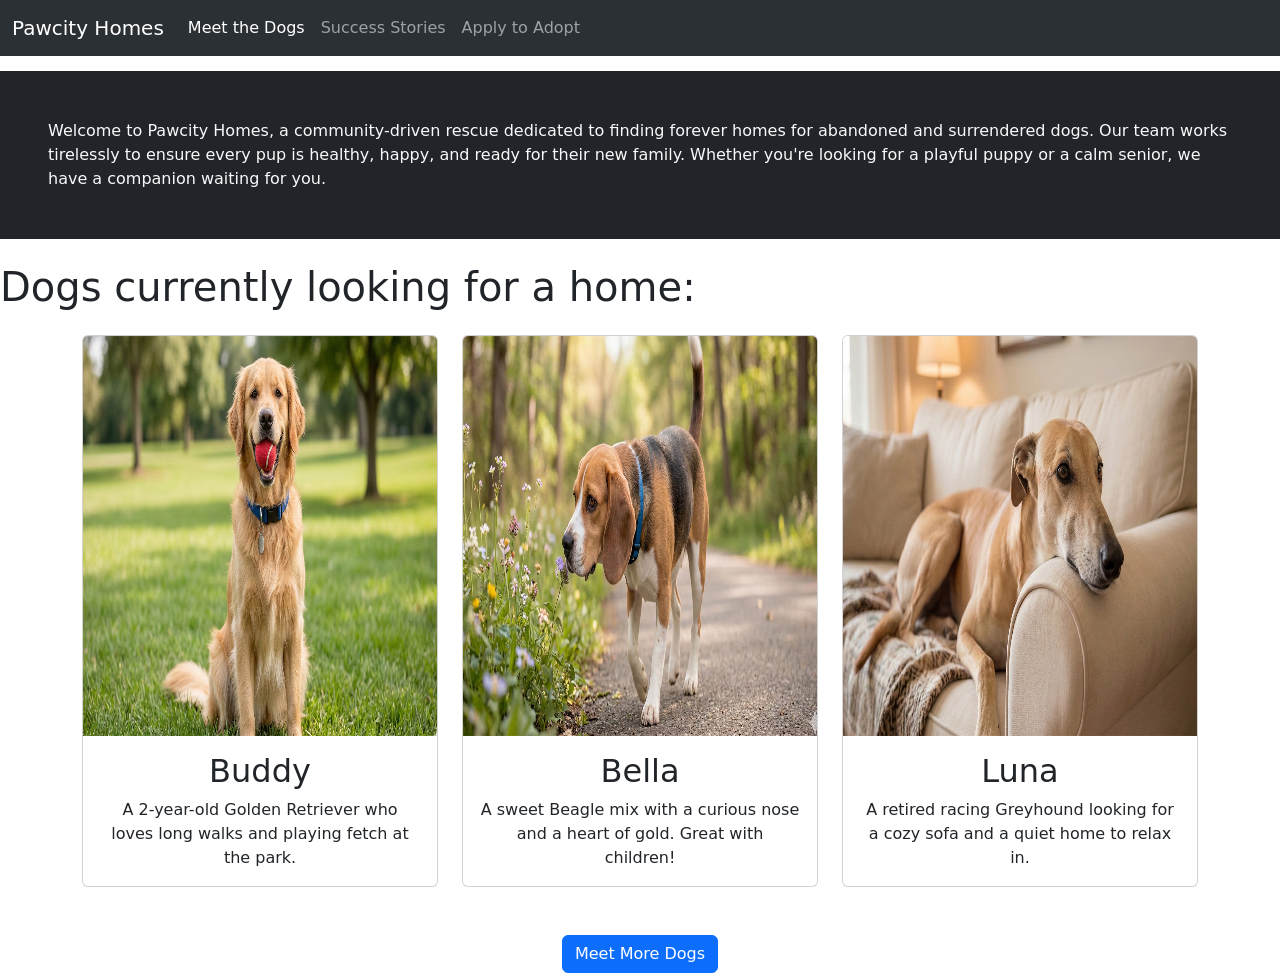
<file: docs/PawcityHome/index.html>
<!doctype html>
<html lang="en">
    <head>
        <meta charset="UTF-8">
        <meta name="viewport" content="width=device-width, initial-scale=1.0">
        <title>Bootstrap Demo</title>
        <link href='http://fonts.googleapis.com/css?family=Roboto' rel='stylesheet' type='text/css'>
        
        <script type="text/javascript" src="https://code.jquery.com/jquery-3.7.1.js"></script>
        <script src="https://cdn.jsdelivr.net/npm/bootstrap@5.3.0/dist/js/bootstrap.bundle.min.js"></script>
        <script src="js/script.js"></script>
        
        <link href="https://cdn.jsdelivr.net/npm/bootstrap@5.3.0/dist/css/bootstrap.min.css" rel="stylesheet">
        <link rel="stylesheet" href="css/style.css">
    </head>

    <body>
        <nav class="navbar navbar-expand-lg bg-body-tertiary " data-bs-theme="dark">
            <div class="container-fluid">

                <a class="navbar-brand" href="#">Pawcity Homes</a>

                <button class="navbar-toggler" type="button" data-bs-toggle="collapse" data-bs-target="#navbarScroll" aria-controls="navbarScroll" aria-expanded="false" aria-label="Toggle navigation">
                    <span class="navbar-toggler-icon"></span>
                </button>

                <div class="collapse navbar-collapse" id="navbarScroll">

                <ul class="navbar-nav me-auto my-2 my-lg-0 navbar-nav-scroll" style="--bs-scroll-height: 100px;">
                    
                    <li class="nav-item">
                        <a class="nav-link active" aria-current="page" href="index.html">Meet the Dogs</a>
                    </li>
                    <li class="nav-item">
                        <a class="nav-link" href="success.html">Success Stories</a>
                    </li>
                    <li class="nav-item">
                        <a class="nav-link" href="contact.html">Apply to Adopt</a>
                    </li>
                    
                </ul>
                
                </div>
            </div>
        </nav>


        <div class="p-5 bg-dark text-light" style="margin-top:15px;">
            Welcome to Pawcity Homes, a community-driven rescue dedicated to finding forever homes for abandoned and surrendered dogs. 
                Our team works tirelessly to ensure every pup is healthy, happy, and ready for their new family. Whether you're looking for a
                 playful puppy or a calm senior, we have a companion waiting for you.
        </div>

        <h1 class="mt-4">
            Dogs currently looking for a home:
        </h1>

        <div class="container text-center mt-4">
            <div class="row">
                <div class="col-sm-12 col-md-12 col-lg-6 col-xl-4">
                    <div class="card" style="width: auto;">
                        <img src="img/golden.jpg" class="card-img-top" style="height: 400px;" alt="...">
                        <div class="card-body">
                            <h2>Buddy</h2>
                            <p class="card-text">A 2-year-old Golden Retriever who loves long walks and playing fetch at the park.</p>
                        </div>
                    </div>
                </div>
                <div class="col-sm-12 col-md-12 col-lg-6 col-xl-4">
                    <div class="card" style="width: auto;">
                        <img src="img/beagle.jpg" class="card-img-top" style="height: 400px;" alt="...">
                        <div class="card-body">
                            <h2>Bella</h2>
                            <p class="card-text">A sweet Beagle mix with a curious nose and a heart of gold. Great with children!</p>
                        </div>
                    </div>
                </div>
                <div class="col-sm-12 col-md-12 col-lg-6 col-xl-4">
                    <div class="card" style="width: auto;">
                        <img src="img/greyhound.jpg" class="card-img-top" style="height: 400px;"  alt="...">
                        <div class="card-body">
                            <h2>Luna</h2>
                            <p class="card-text"> A retired racing Greyhound looking for a cozy sofa and a quiet home to relax in.</p>
                        </div>
                    </div>
                </div>
            </div>
            <button id="dogGalBtn" class="btn btn-primary mt-5 center">Meet More Dogs</button>
                <div id="dogs">
                </div>
        </div>

        <div class="container">
            
        </div>
    </body>
</html>
</file>
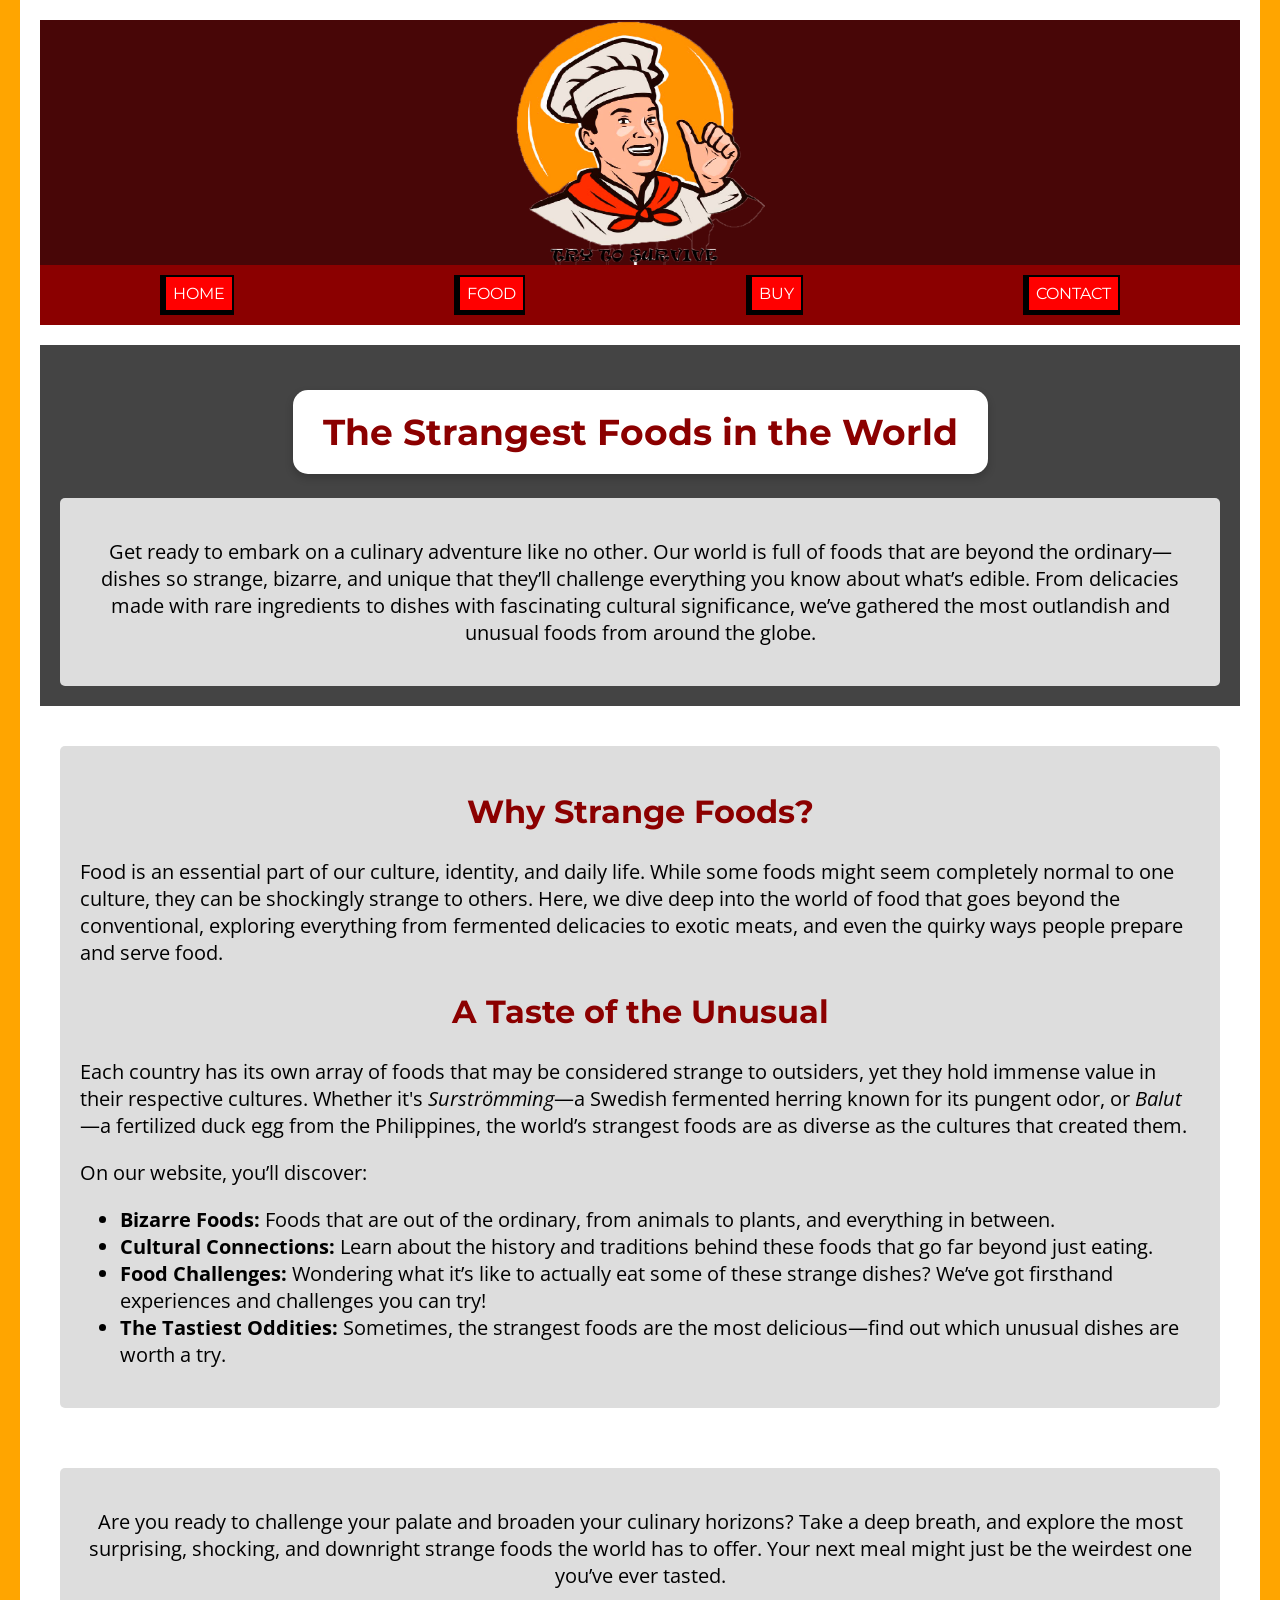
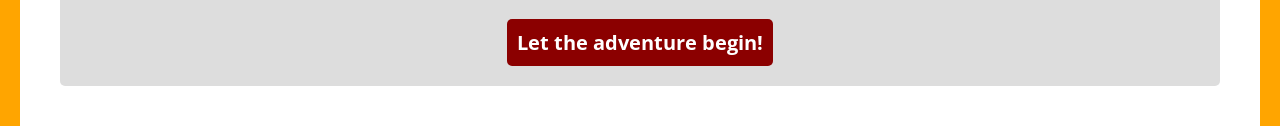
<file: docs/StrangeFood/index.html>
<!DOCTYPE html>


<html>
	
	
	<head>
	
		<title>Strangest food in a world</title>
		
		
		<link href="https://fonts.googleapis.com/css2?family=Montserrat:wght@600&family=Open+Sans&display=swap" rel="stylesheet">

		<link rel="stylesheet" href="css/style.css">
		
	</head>
	
	
	
	<body>
		
		<div id ="page">
			
			<div class="toppage">
				
				<div id="logo">
					<img src="logo.png" alt="Strange food" />
				</div>
		
				<nav>
					<a href="index.html" id="home">HOME</a>
					<a href="FOOD.html" id="food">FOOD</a>
					<a href="BUY.html" id="buy">BUY</a>
					<a href="CONTACT.html" id="contact">CONTACT</a>
				</nav>
				
			</div>
			
			
			<header>
				
				<h1 class = "homeh1">The Strangest Foods in the World</h1>
					
					<section class="intro">
						
						<p>
							
							Get ready to embark on a culinary adventure like no other. Our world is full of foods that are beyond the 
							ordinary—dishes so strange, bizarre, and unique that they’ll challenge everything you know about what’s edible. 
							From delicacies made with rare ingredients to dishes with fascinating cultural significance, we’ve gathered 
							the most outlandish and unusual foods from around the globe.
							
						</p>
						
					</section>
					
			</header>

			<main>
			
				<section class = "mainhome">
					
					<h2>Why Strange Foods?</h2>
						
						<p>
							Food is an essential part of our culture, identity, and daily life. While some foods might seem completely 
							normal to one culture, they can be shockingly strange to others. Here, we dive deep into the world of food that 
							goes beyond the conventional, exploring everything from fermented delicacies to exotic meats, and even the 
							quirky ways people prepare and serve food.
						
						</p>

					<h2>A Taste of the Unusual</h2>
						
						<p>
							Each country has its own array of foods that may be considered strange to outsiders, yet they hold immense 
							value in their respective cultures. Whether it's <em>Surströmming</em>—a Swedish fermented herring known for its 
							pungent odor, or <em>Balut</em>—a fertilized duck egg from the Philippines, the world’s strangest foods are as 
							diverse as the cultures that created them.
						</p>
						
						<p>On our website, you’ll discover:</p>
					
							<ul>
								<li><strong>Bizarre Foods:</strong> Foods that are out of the ordinary, from animals to plants, and everything in between.</li>
								<li><strong>Cultural Connections:</strong> Learn about the history and traditions behind these foods that go far beyond just eating.</li>
								<li><strong>Food Challenges:</strong> Wondering what it’s like to actually eat some of these strange dishes? We’ve got firsthand experiences and challenges you can try!</li>
								<li><strong>The Tastiest Oddities:</strong> Sometimes, the strangest foods are the most delicious—find out which unusual dishes are worth a try.</li>
							</ul>
					
				</section>
	
			</main>
			
			<footer>
				
				<section class="cta">
					
					<p>
						Are you ready to challenge your palate and broaden your culinary horizons? Take a deep breath, and explore the most surprising, shocking, and 
						downright strange foods the world has to offer. Your next meal might just be the weirdest one you’ve ever tasted.
						
					</p>
					
					<a href="FOOD.html">Let the adventure begin!</a>
					
				</section>
				
			</footer>
			
		</div>
		
	</body>
	
</html>
</file>
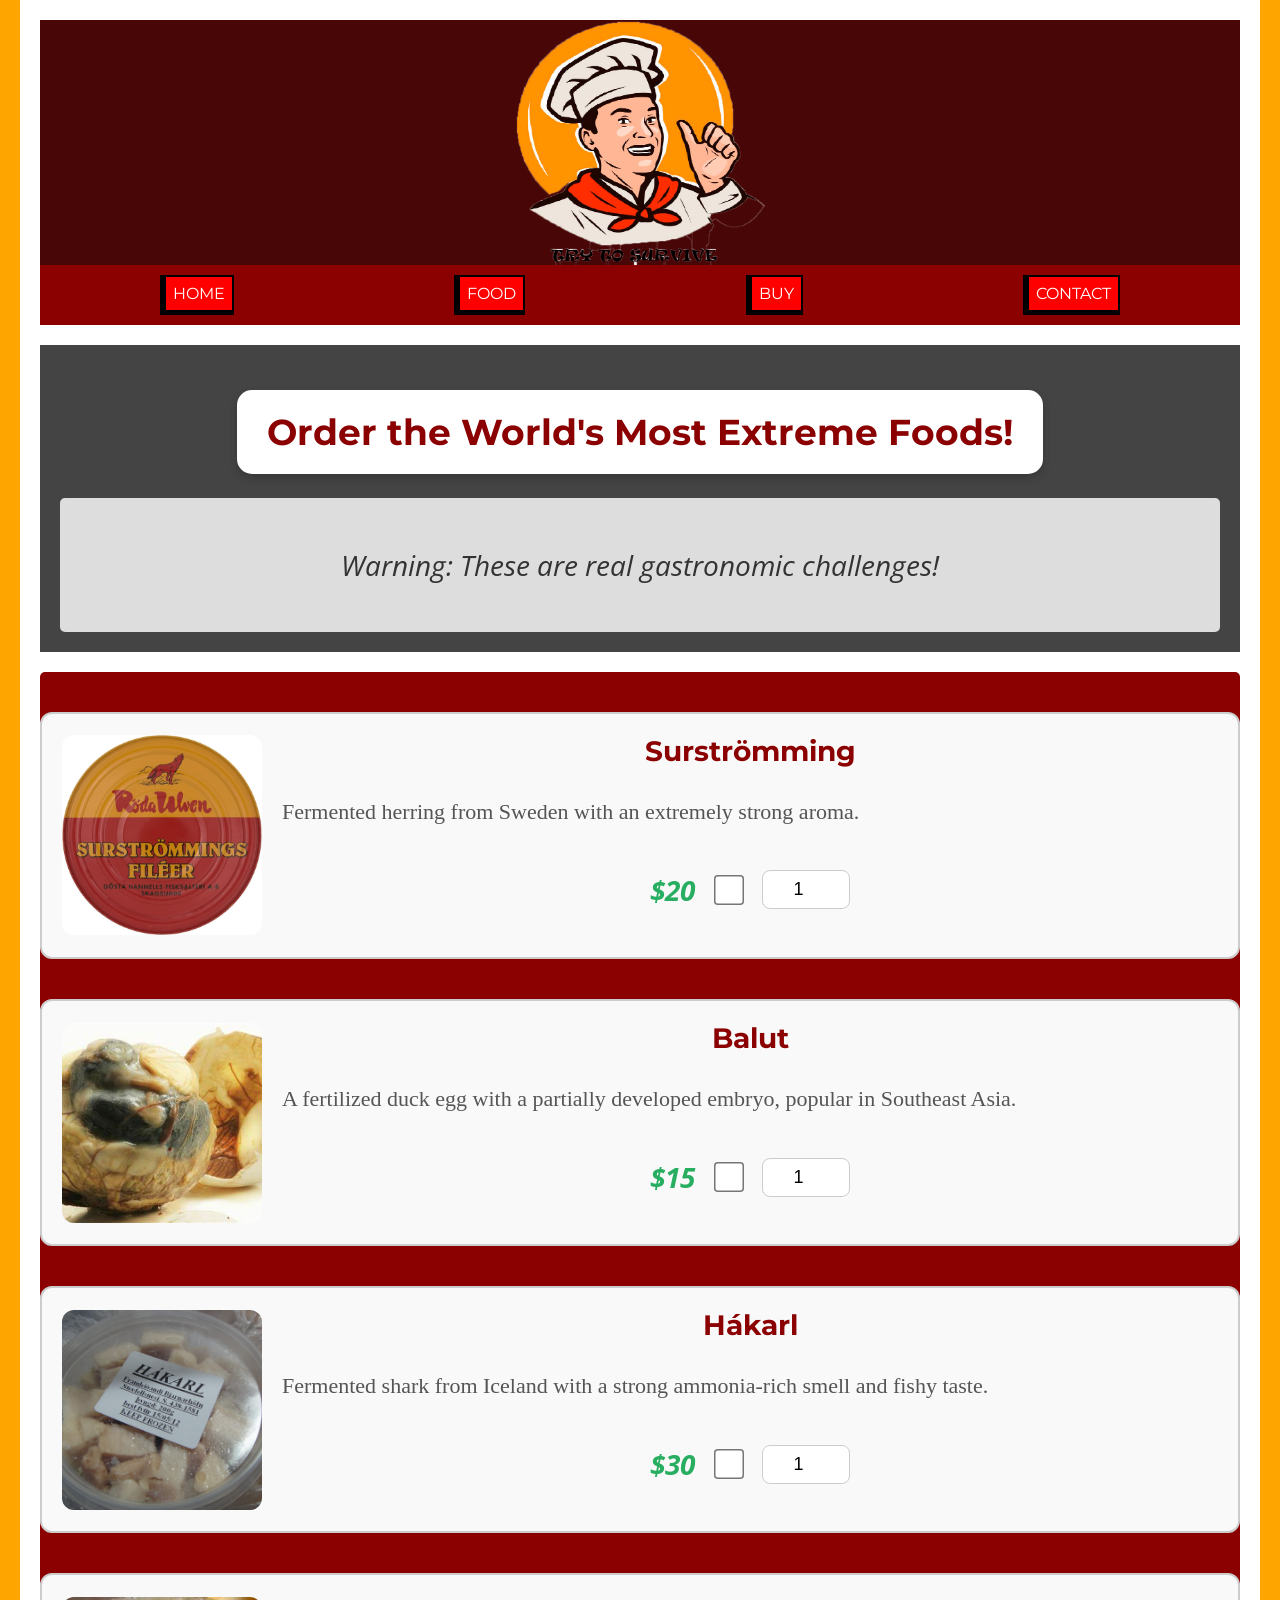
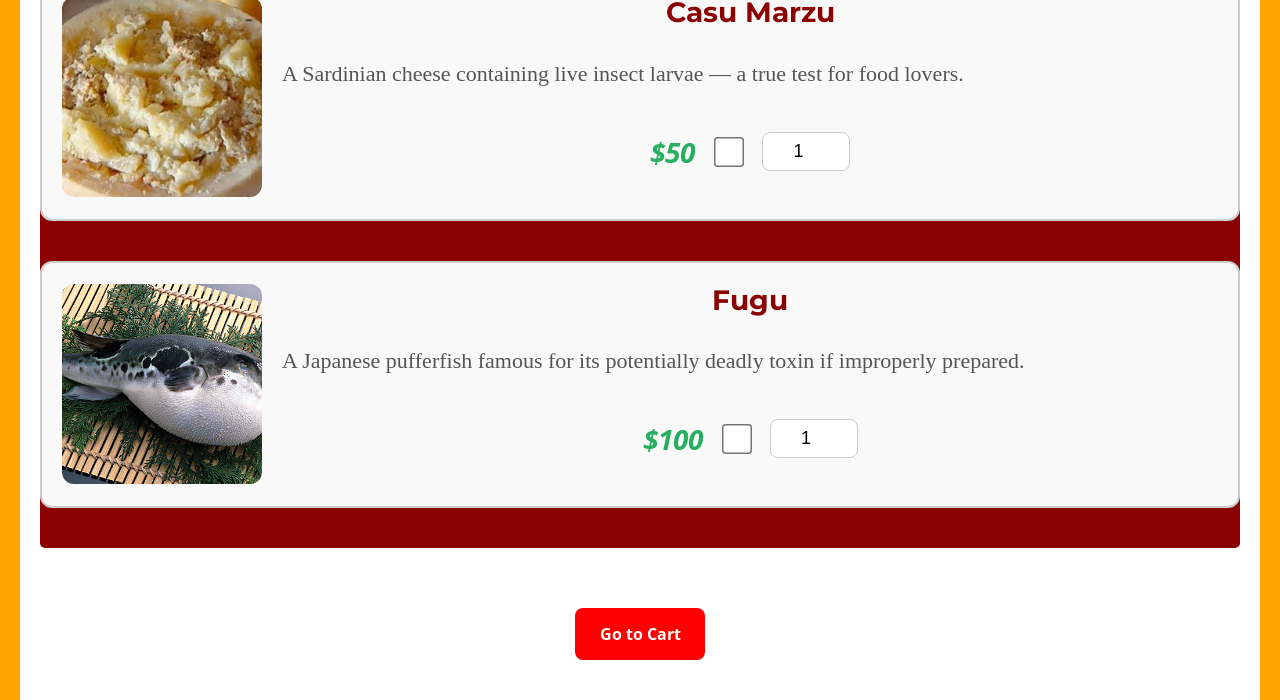
<file: docs/StrangeFood/BUY.html>
<!DOCTYPE html>


<html>
	<head>
	
		<title>Strangest food in a world</title>
		
		<link href="https://fonts.googleapis.com/css2?family=Montserrat:wght@600&family=Open+Sans&display=swap" rel="stylesheet">

		<link rel="stylesheet" href="css/style.css">
	
	</head>
	
	
	<body>

		<div id ="page">
		
			<div class = "toppage">
				
				<div id="logo">
					<img src="logo.png" alt="Strange food" />
				</div>
				
				<nav>
					<a href = "index.html" id = "home">HOME</a></li>
					<a href = "FOOD.html" id = "food">FOOD</a></li>
					<a href = "BUY.html" id = "buy">BUY</a></li>
					<a href = "CONTACT.html" id = "contact">CONTACT</a></li>
				</nav>
				
			</div>
			
			<header>
			
				<h1 class = "buyh1">Order the World's Most Extreme Foods!</h1>
				
					<section class = "intro">
					
						<p class="subtitle">Warning: These are real gastronomic challenges!</p>
					
					</section>
				
			</header>	
			
			
			<section class="form-buy">
			
				<div class="buyform">

					<div class="product-item">
					
						<img src="Foodsite/surstromming.jpg" alt="Surströmming" class="product-image">
						
						<div class="product-info">
						
							<h2>Surströmming</h2>
							
								<p class="description">Fermented herring from Sweden with an extremely strong aroma.</p>
								
								<div class="price-and-controls">
								
								  <p class="price">$20</p>
								  <input type="checkbox" name="product1" id="product1">
								  <input type="number" class="quantity" min="1" max="10" value="1">
								  
								</div>
						</div>
					</div>


					<div class="product-item">
					
						<img src="Foodsite/balut.jpg" alt="Balut" class="product-image">
						
						<div class="product-info">
							
							<h2>Balut</h2>
							
								<p class="description">A fertilized duck egg with a partially developed embryo, popular in Southeast Asia.</p>
								
								<div class="price-and-controls">
								
									<p class="price">$15</p>
									<input type="checkbox" name="product2" id="product2">
									<input type="number" class="quantity" min="1" max="10" value="1">
									
								</div>
						</div>
						
					</div>


					<div class="product-item">
					
						<img src="Foodsite/hakarl.jpg" alt="Hákarl" class="product-image">
						
						<div class="product-info">
						
							<h2>Hákarl</h2>
						
								<p class="description">Fermented shark from Iceland with a strong ammonia-rich smell and fishy taste.</p>
						
								<div class="price-and-controls">
								
									<p class="price">$30</p>
									<input type="checkbox" name="product3" id="product3">
									<input type="number" class="quantity" min="1" max="10" value="1">
								  
								</div>
							
					    </div>
						
					</div>


					<div class="product-item">
					
						<img src="Foodsite/casu_marzu.jpg" alt="Casu Marzu" class="product-image">
					  
						<div class="product-info">
							
							<h2>Casu Marzu</h2>
							
								<p class="description">A Sardinian cheese containing live insect larvae — a true test for food lovers.</p>
								
								<div class="price-and-controls">
								
									<p class="price">$50</p>
									<input type="checkbox" name="product4" id="product4">
									<input type="number" class="quantity" min="1" max="10" value="1">
									
								</div>
						</div>
						
					</div>


					<div class="product-item">
					
						<img src="Foodsite/fugu.jpg" alt="Fugu" class="product-image">
						
						<div class="product-info">
						
							<h2>Fugu</h2>
							
								<p class="description">A Japanese pufferfish famous for its potentially deadly toxin if improperly prepared.</p>
								
								<div class="price-and-controls">
									
									<p class="price">$100</p>
									<input type="checkbox" name="product5" id="product5">
									<input type="number" class="quantity" min="1" max="10" value="1">
								
								</div>
						</div>
					</div>
					
				</div>
				
			</section>
			
			<footer>
			
				<a href="payment.html" id="cart">Go to Cart</a>
				
			</footer>
  
		</div>
		
	</body>
	
</html>
</file>
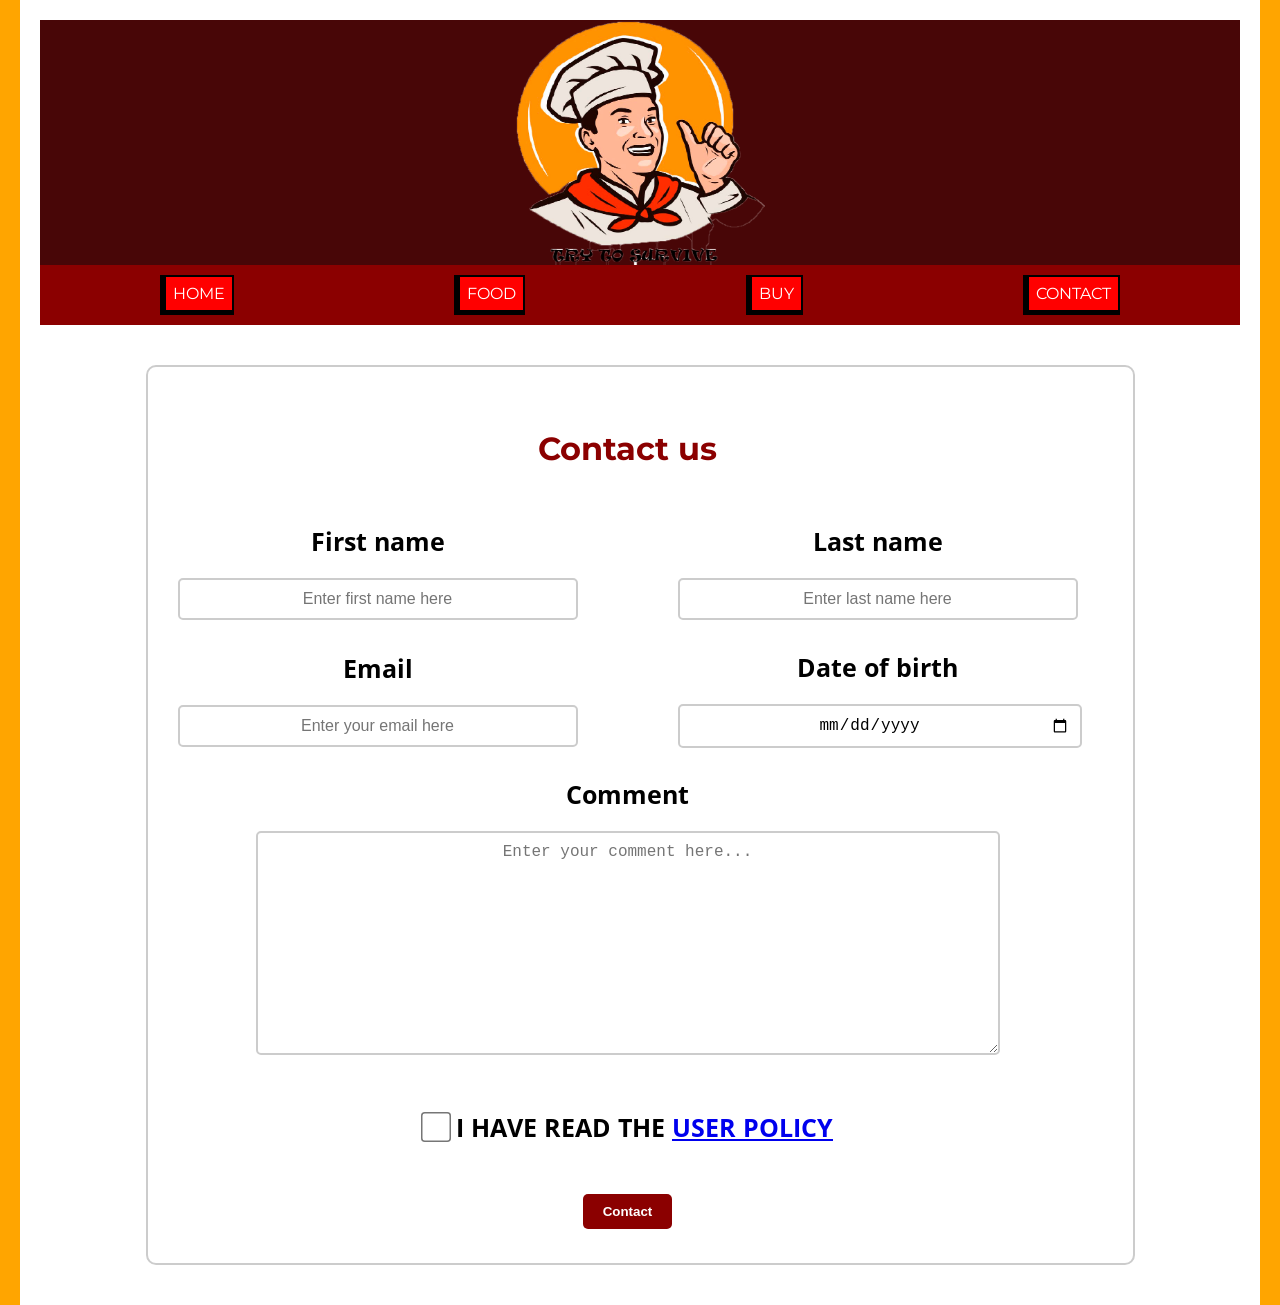
<file: docs/StrangeFood/CONTACT.html>
<!DOCTYPE html>


<html>
	
	<head>
		
		<title>Strangest food in a world</title>
		
		<link href="https://fonts.googleapis.com/css2?family=Montserrat:wght@600&family=Open+Sans&display=swap" rel="stylesheet">

		<link rel="stylesheet" href="css/style.css">
		
	</head>
	
	
	<body>

		<div id="page">
			
			<div class="toppage">
				
				<div id="logo">
					<img src="logo.png" alt="Strange food" />
				</div>
		
				<nav>
					<a href="index.html" id="home">HOME</a>
					<a href="FOOD.html" id="food">FOOD</a>
					<a href="BUY.html" id="buy">BUY</a>
					<a href="CONTACT.html" id="contact">CONTACT</a>
				</nav>
				
			</div>


			<div class="form-contact">
			
				<form action="http://www.example.com/reviev.php" method="get" id="contactform">
		
					<h2>Contact us</h2>

						<div id="name">
						
							<label for="firstname">First name</label>
							<input type="text" name="firstname" id="firstname" placeholder="Enter first name here" required />
							
						</div>
						
						
						<div id="surename">
						
							<label for="lastname">Last name</label>
							<input type="text" name="lastname" id="lastname" placeholder="Enter last name here" required />
							
						</div>
						
						
						<div id="email">
						
							<label for="email">Email</label>
							<input type="email" name="email" id="email" placeholder="Enter your email here" required />
							
						</div>
						
						
						<div id="date">
						
							<label for="DoB">Date of birth</label>
							<input type="date" name="DoB" id="DoB" required />
							
						</div>
						
						
						<div id="comment">
						
							<label for="comments">Comment</label>
							<textarea name="comments" id="comments" rows="10" cols="50" placeholder="Enter your comment here..." required></textarea>
							
						</div>
						
						
						<div id="policy">
						
							<label for="subscribe">
								<input type="checkbox" name="subscribe" id="subscribe" required />
								I HAVE READ THE <a href="Policy.pdf">USER POLICY</a>
							</label>
							
						</div>
						
						
						<div id="submit">
						
							<input type="submit" value="Contact" />
							
						</div>
					
				</form>
				
			</div>
			
		</div>

	</body>
	
</html>
</file>
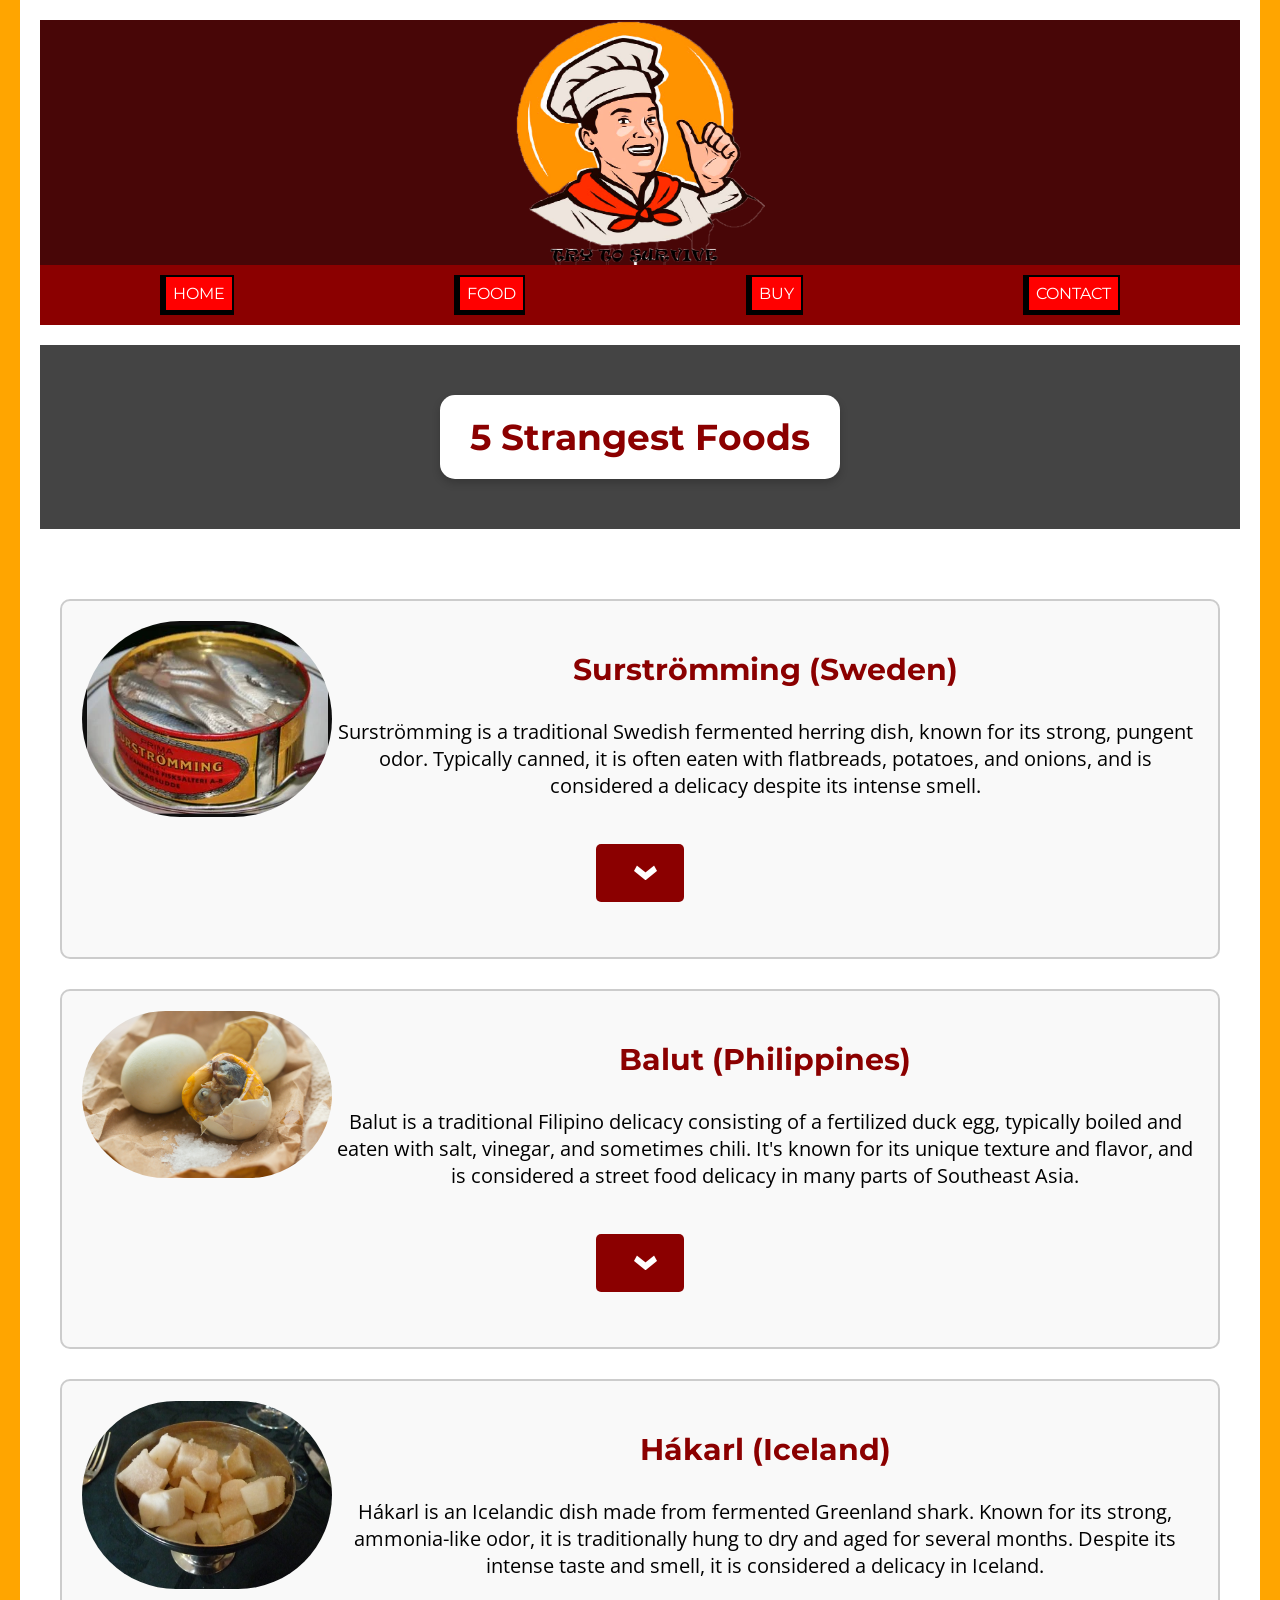
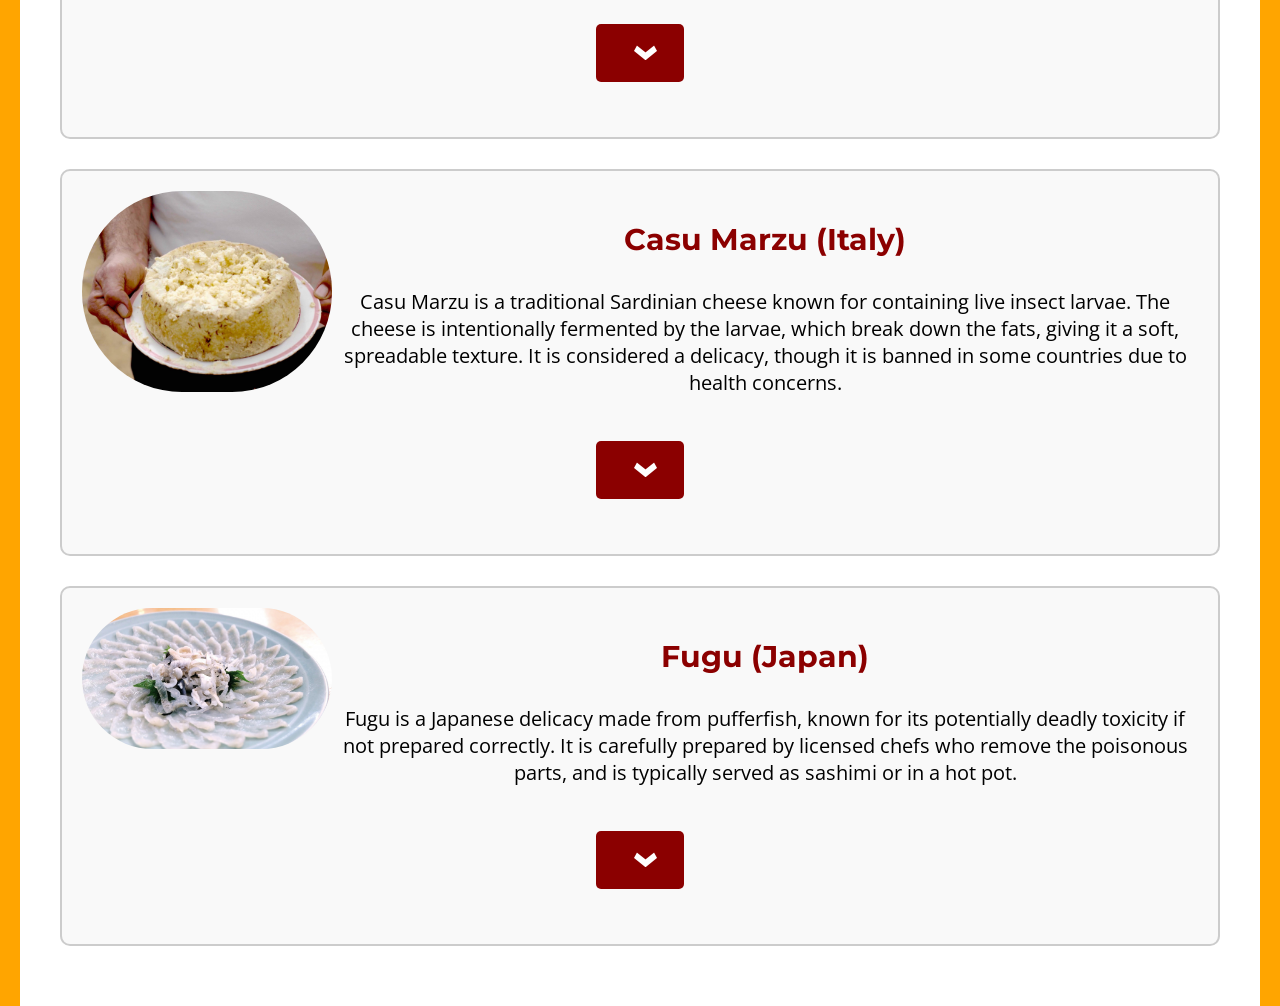
<file: docs/StrangeFood/FOOD.html>
<!DOCTYPE html>


<html>

	<head>
	
		<title>Strangest Food in a World</title>
		
		
		<link href="https://fonts.googleapis.com/css2?family=Montserrat:wght@600&family=Open+Sans&display=swap" rel="stylesheet">

		<link rel="stylesheet" href="css/style.css">
		
	</head>

	<body>
	
		<div id="page">
		
			<div class="toppage">
			
				<div id="logo">
					<img src="logo.png" alt="Strange food" />	
				</div>

				<nav>
					<a href="index.html" id="home">HOME</a>
					<a href="FOOD.html" id="food">FOOD</a>
					<a href="BUY.html" id="buy">BUY</a>
					<a href="CONTACT.html" id="contact">CONTACT</a>
				</nav>
				
			</div>

			
			<header>
			
				<h2 class = "foodh2">5 Strangest Foods</h2>
				
			</header>


	
			<main class="food-grid">
			
				<div class="food-item Surstromming">
				
					<img src="Foodsite/images/surströmming .jpg" alt="Surströmming" class="food-image">
						
					<div class="food-text">
					
						<h3>Surströmming (Sweden)</h3>
						
						<p>
						
							Surströmming is a traditional Swedish fermented herring dish, known for its strong, pungent odor. Typically canned, it is often eaten 
							with flatbreads, potatoes, and onions, and is considered a delicacy despite its intense smell.
							
						</p>
						
					</div>
					
					
					<input type="checkbox" id="toggle1" class="toggle-hidden">
					
					
					<div class="hidden-text">
					
						<h2>History of Surströmming</h2>
						
							<p>
								Fermented fish has been known in Scandinavia since ancient times. The Vikings used partial fermentation to preserve fish for 
								winter. However, surströmming in its modern form appeared in the 16th century. According to legend, Swedish sailors who ran low on 
								salt had to use it sparingly to preserve their fish. As a result, the herring started fermenting, but it remained edible. When the 
								sailors returned to shore, they shared the fish with locals, who found its taste intriguing. Thus, the tradition of producing 
								surströmming was born. Industrial production began in the 19th century, and today, the product is strictly regulated by law. 
								Cans of surströmming are only sold starting from the third Thursday of August, a date celebrated in Sweden with special parties 
								and festivals dedicated to tasting this unusual delicacy.
							</p>
					
						<h2>The Fermentation Process</h2>
						
							<ul>
								<li>Young herring is caught in the Baltic Sea.</li>
								<li>Fish is salted and left to ferment for months.</li>
								<li>Lactic acid fermentation gives it a strong aroma.</li>
								<li>Stored in cans where fermentation continues.</li>
							</ul>
					
						<h2>Taste and Smell</h2>
						
							<p>
							
								Surströmming is famous for its intense smell, which many describe as a mix of rotten fish, ammonia, and hydrogen sulfide. Because of this,
								Swedes have a tradition of opening the can only outdoors or underwater to prevent the strong odor from spreading indoors. The taste 
								of surströmming is very salty, with a pronounced sourness and fermented notes. For those unaccustomed to it, the flavor can be extreme, 
								but enthusiasts appreciate its complex balance of flavors.
								
							</p>
					
						<h2>How to Eat Surströmming</h2>
						
							<p>
							
								Surströmming is rarely eaten on its own. It is traditionally paired with side dishes that soften its strong flavor:
								
									<ul>
										<li>Tunnbröd (thin, crispy or soft Swedish bread)</li>
										<li>Boiled potatoes (often the "Mandel" variety)</li>
										<li>Raw onion (red or green)</li>
										<li>Sour cream or butter</li>
										<li> Beer or aquavit (a Scandinavian strong spirit)</li>
									</ul>
									
								The most popular way to eat surströmming is in a "surströmmingsklämma", where the fish is wrapped in flatbread with potatoes, onions, 
								and butter.
								
							</p>
					
						<h2>Interesting Facts</h2>
						
							<ul>
								<li>Japan Airlines banned surströmming due to its fermentation gases.</li>
								<li>Some Swedish apartments prohibit opening cans indoors.</li>
								<li>PewDiePie filmed a viral video tasting surströmming.</li>
							</ul>
					
						<h2>Surströmming - A Challenge for the Brave</h2>
						
							<p>
							
								This Swedish delicacy is often seen as a challenge for tourists. Many record their tasting experience, capturing their reactions to the smell 
								and taste. However, for true gourmets, surströmming is a part of national culture that is worth trying at least once.
								
							</p>
							
							<p>The golden rule: <strong>open the can outdoors and get ready for an unforgettable experience!</strong></p>
					
					</div>
					
					<label for="toggle1" class="toggle-button">&#8249;</label>
						
				</div>

				
				
				<div class="food-item balut">
				
					<img src="Foodsite/images/balut.jpg" alt="Balut" class="food-image">
					
					<div class="food-text">
					
						<h3>Balut (Philippines)</h3>
						
							<p>
							
								Balut is a traditional Filipino delicacy consisting of a fertilized duck egg, typically boiled and eaten with salt, vinegar, 
								and sometimes chili. It's known for its unique texture and flavor, and is considered a street food delicacy in many parts of Southeast Asia.
							
							</p>
							
					</div>
						
						<input type="checkbox" id="toggle2" class="toggle-hidden">
						
					<div class="hidden-text">
					
						<h2>History of Balut</h2>
					
							<p>
							
								Balut traces its origins back to China, where similar fertilized eggs were consumed centuries ago. The dish was introduced to the Philippines 
								during early trade interactions with the Chinese. Over time, Filipinos adapted the dish, making it an essential part of their cuisine and street 
								food culture. Today, balut remains a popular snack, especially sold by street vendors in the evening, often accompanied by the call "Baluuuuut!" 
								as they walk through neighborhoods. It is commonly enjoyed with salt, vinegar, or chili.
							
							</p>
						
						<h2>How Balut is Made</h2>
							
							<ul>
								<li>Fresh duck eggs are incubated for 14 to 21 days.</li>
								<li>After incubation, the eggs are boiled and sold hot.</li>
								<li>Some balut varieties have a more developed embryo, while others are softer.</li>
							</ul>
						
						<h2>Taste and Texture</h2>
							
							<p>
								
								Balut has a unique combination of textures and flavors. The broth inside the egg is savory and rich, while the yolk is creamy and slightly grainy.
								The embryo itself varies in texture, depending on its development stage, with a mix of tenderness and slight chewiness. Despite its appearance, 
								many people describe balut as delicious, with a deep umami flavor, often comparing it to a richer version of a regular boiled egg.
								
							</p>
						
						<h2>How to Eat Balut</h2>
							
							<ol>
								<li>Crack the top of the shell and sip the broth inside.</li>
								<li>Peel the rest of the shell and sprinkle salt, vinegar, or chili.</li>
								<li>Eat the yolk and embryo, enjoying the textures and flavors.</li>
							</ol>
						
						<h2>Cultural Significance</h2>
							
							<ul>
								<li>Balut is believed to be an aphrodisiac and energy booster.</li>
								<li>Often consumed with beer as a street food snack.</li>
								<li>Popular in food challenges worldwide.</li>
							</ul>
						
						<h2>Interesting Facts</h2>
							
							<ul>
								<li>Vietnam has a similar dish called "hột vịt lộn".</li>
								<li>16-day balut is softer, while 21-day balut has a more developed embryo.</li>
								<li>Eating balut is often seen as a test of bravery.</li>
							</ul>
						
						<h2>Balut – A Taste of Filipino Tradition</h2>
						
							<p>
							
								While it may seem intimidating at first, balut is a dish full of tradition and flavor. Whether you’re an adventurous eater or just curious, 
								trying balut is an experience worth having. 
								Trying balut is an experience worth having. Just <strong>crack, sip, and enjoy!</strong>
							
							</p>
					</div>
							
					<label for="toggle2" class="toggle-button">&#8249;</label>
							
				</div>

				
				
				<div class="food-item hakarl">
						
					<img src="Foodsite/images/hákarl.jpg" alt="Hákarl" class="food-image">
						
					<div class="food-text">
					
							<h3>Hákarl (Iceland)</h3>
							
								<p>
								
									Hákarl is an Icelandic dish made from fermented Greenland shark. Known for its strong, ammonia-like odor, it is traditionally 
									hung to dry and aged for several months. Despite its intense taste and smell, it is considered a delicacy in Iceland.
								
								</p>
					</div>
							
						<input type="checkbox" id="toggle3" class="toggle-hidden">
							
					<div class="hidden-text">
					
						<h2>History of Hákarl</h2>
						
							<p>
							
								Hákarl is a traditional Icelandic delicacy made from Greenland shark that has been fermented and dried. It dates back to Viking times when 
								preservation methods were essential for survival in Iceland’s harsh climate. Historically, the shark meat was buried underground for weeks to 
								allow fermentation, then hung to dry for several months.
							
							</p>
					
						<h2>How Hákarl is Made</h2>
						
							<ul>
								<li>Fresh Greenland shark meat is buried in gravel or sand for 6-12 weeks.</li>
								<li>The fermentation process removes toxins naturally present in the shark.</li>
								<li>After fermentation, the meat is hung to dry for several months.</li>
								<li>Once dried, it is cut into small cubes and served.</li>
							</ul>
					
						<h2>Taste and Texture</h2>
						
							<p>
							
								Hákarl is known for its strong ammonia-rich aroma and chewy texture. The flavor is sharp, with a lingering aftertaste that is often described 
								as an acquired taste.
								
							</p>
					
						<h2>How to Eat Hákarl</h2>
						
							<ol>
								<li>Hákarl is typically cut into bite-sized cubes.</li>
								<li>It is eaten using a toothpick.</li>
								<li>It is often paired with Brennivín, a traditional Icelandic schnapps, to balance the strong taste.</li>
							</ol>
					
						<h2>Cultural Significance</h2>
					
							<ul>
								<li>Hákarl is an important part of Iceland’s culinary heritage.</li>
								<li>It is commonly served during Þorrablót, a midwinter Icelandic festival.</li>
								<li>Many visitors try hákarl as a challenge, making it one of Iceland’s most famous foods.</li>
							</ul>
					
						<h2>Interesting Facts</h2>
						
							<ul>
								<li>Greenland shark meat is toxic when fresh due to high levels of urea and trimethylamine oxide.</li>
								<li>The fermentation process makes the meat safe to eat.</li>
								<li>Hákarl is often ranked among the world's most unusual and challenging foods.</li>
							</ul>
					
						<h2>Hákarl – A True Icelandic Experience</h2>
						
							<p>Trying hákarl is a rite of passage for adventurous eaters. Will you take the challenge?</p>
					
					</div>
							
						<label for="toggle3" class="toggle-button">&#8249;</label>
							
				</div>

				
				
				<div class="food-item casu">
				
					<img src="Foodsite/images/casu-marzu.jpg" alt="Casu Marzu" class="food-image">
					
					<div class="food-text">
					
						<h3>Casu Marzu (Italy)</h3>
						
							<p>
							
								Casu Marzu is a traditional Sardinian cheese known for containing live insect larvae. The cheese is intentionally fermented by the 
								larvae, which break down the fats, giving it a soft, spreadable texture. It is considered a delicacy, though it is banned in some 
								countries due to health concerns.
								
							</p>
							
					</div>
						
						<input type="checkbox" id="toggle4" class="toggle-hidden">
						
					<div class="hidden-text">
					
						<h2>History of Casu Marzu</h2>
						
							<p>
								
								Casu Marzu, meaning "rotten cheese" in Sardinian, is one of the most controversial and unique cheeses in the world. Originating from the Italian
								island of Sardinia, this cheese has been made for centuries using traditional methods. It is considered a rare delicacy and an important part of
								Sardinian culture, passed down through generations.
							
							</p>
					
						<h2>How Casu Marzu is Made</h2>
						
							<ul>
								<li>The cheese starts as Pecorino Sardo, a sheep's milk cheese.</li>
								<li>It is left outside in a controlled environment to attract Piophila casei, also known as cheese flies.</li>
								<li>The flies lay eggs inside the cheese, which hatch into larvae.</li>
								<li>The larvae consume and break down the fats in the cheese, resulting in a soft, creamy texture.</li>
								<li>The fermentation process gives the cheese its intense aroma and strong flavor.</li>
								<li>Once matured, the cheese is typically eaten while the larvae are still alive.</li>
							</ul>
					
						<h2>Taste and Texture</h2>
						
							<p>
								
								Casu Marzu has a strong, pungent, and slightly spicy flavor, with a soft, almost liquid consistency. Some describe it as rich and intense, with a
								lingering aftertaste. The live larvae add a unique experience, as they move inside the cheese while being eaten.
							
							</p>
					
						<h2>How to Eat Casu Marzu</h2>
					
							<ol>
								<li>Traditionally served on Sardinian bread, such as pane carasau.</li>
								<li>Some people choose to remove the larvae before eating, while others consume them as part of the experience.</li>
								<li>Often paired with a strong red wine like Cannonau to balance the intense flavors.</li>
								<li>It is best eaten fresh, as refrigeration can kill the larvae and change the cheese’s texture.</li>
							</ol>
					
						<h2>Cultural Significance</h2>
						
							<ul>
								<li>Casu Marzu is deeply rooted in Sardinian heritage and is considered a symbol of local identity.</li>
								<li>It is traditionally enjoyed during weddings, festivals, and other special occasions.</li>
								<li>Despite being banned under EU food safety laws due to health concerns, it is still produced and consumed illegally within Sardinia.</li>
								<li>Many Sardinians believe the cheese has aphrodisiac properties and health benefits.</li>
							</ul>
					
						<h2>Interesting Facts</h2>
						
							<ul>
								<li>The name "Casu Marzu" translates to "rotten cheese," though its production process is controlled.</li>
								<li>The larvae can jump up to 15 cm when disturbed, so some diners wear protective glasses.</li>
								<li>It is considered one of the world’s most extreme and rarest cheeses.</li>
								<li>Only a few Sardinian families continue the traditional method of making Casu Marzu.</li>
								<li>The cheese has a high level of ammonia, contributing to its strong smell.</li>
							</ul>
					
						<h2>Casu Marzu – A Bold Sardinian Experience</h2>
						
							<p>
							
								Trying Casu Marzu is not for the faint-hearted, but it offers a glimpse into Sardinia’s deep-rooted traditions. Would you dare to taste it?
							
							</p>
					</div>
							
						<label for="toggle4" class="toggle-button">&#8249;</label>
						
				</div>



				<div class="food-item fugu">
				
					<img src="Foodsite/images/fugu.jpg" alt="Fugu" class="food-image">
					
					<div class="food-text">
					
						<h3>Fugu (Japan)</h3>
						
							<p>
								Fugu is a Japanese delicacy made from pufferfish, known for its potentially deadly toxicity if not prepared correctly.
								It is carefully prepared by licensed chefs who remove the poisonous parts, and is typically served as sashimi or in a hot pot.
								
							</p>
							
					</div>
					
					<input type="checkbox" id="toggle5" class="toggle-hidden">
						
					<div class="hidden-text">
						
						<h2>History of Fugu</h2>
				
							<p>
								Fugu, or pufferfish, has been eaten in Japan for centuries despite its highly toxic nature. The first recorded consumption dates back to the
								Heian period (794–1185), and strict regulations were later introduced during the Edo period to control its preparation. Today, only highly
								trained and licensed chefs are allowed to prepare fugu safely.
								
							</p>
			
						<h2>How Fugu is Prepared</h2>
						
							<ul>
								<li>Only specially trained chefs with a government license can legally prepare fugu.</li>
								<li>The toxic parts, including the liver, ovaries, and skin, must be carefully removed.</li>
								<li>The remaining flesh is then sliced thinly for sashimi or used in various cooked dishes.</li>
								<li>Fugu is often served raw, grilled, in hot pots, or deep-fried.</li>
							</ul>
					
						<h2>Taste and Texture</h2>
					
							<p>
							
								Fugu has a mild, slightly sweet flavor with a chewy, firm texture. When served as sashimi, it is cut into paper-thin slices and arranged in an
								elegant circular pattern.
								
							</p>
					
						<h2>How to Eat Fugu</h2>
						
							<ol>
								<li>Fugu sashimi (fugu-sashi) is often dipped in ponzu sauce for extra flavor.</li>
								<li>Fugu hot pot (fugu-chiri) is cooked with vegetables and served with dipping sauces.</li>
								<li>Fugu karaage (deep-fried fugu) is a popular crispy alternative.</li>
								<li>Some diners enjoy fugu fins served in hot sake, known as hirezake.</li>
							</ol>
					
						<h2>Cultural Significance</h2>
						
							<ul>
								<li>Fugu is considered a luxury dish in Japan and is often enjoyed on special occasions.</li>
								<li>Despite the risks, fugu is widely consumed, especially in cities like Osaka and Tokyo.</li>
								<li>Chefs must undergo years of training and pass difficult exams to receive a fugu preparation license.</li>
								<li>The preparation and sale of fugu are highly regulated by Japanese law.</li>
							</ul>
					
						<h2>Interesting Facts</h2>
						
							<ul>
								<li>Fugu contains tetrodotoxin, a poison that is 1,200 times deadlier than cyanide.</li>
								<li>The Emperor of Japan is strictly forbidden from eating fugu due to its risks.</li>
								<li>Despite its dangers, fugu poisoning cases are rare due to strict preparation standards.</li>
								<li>Wild fugu is considered more dangerous than farmed fugu, as farmed fish contain less toxin.</li>
							</ul>
					
						<h2>Fugu – A Thrill-Seeker’s Delicacy</h2>
						
							<p>
							
								Fugu is both a symbol of danger and refinement in Japanese cuisine. Would you dare to try it?
								
							</p>
						
					</div>
					
					<label for="toggle5" class="toggle-button">&#8249;</label>
						
				</div>

			</main>
			
		</div>
		
	</body>
	
</html>
</file>
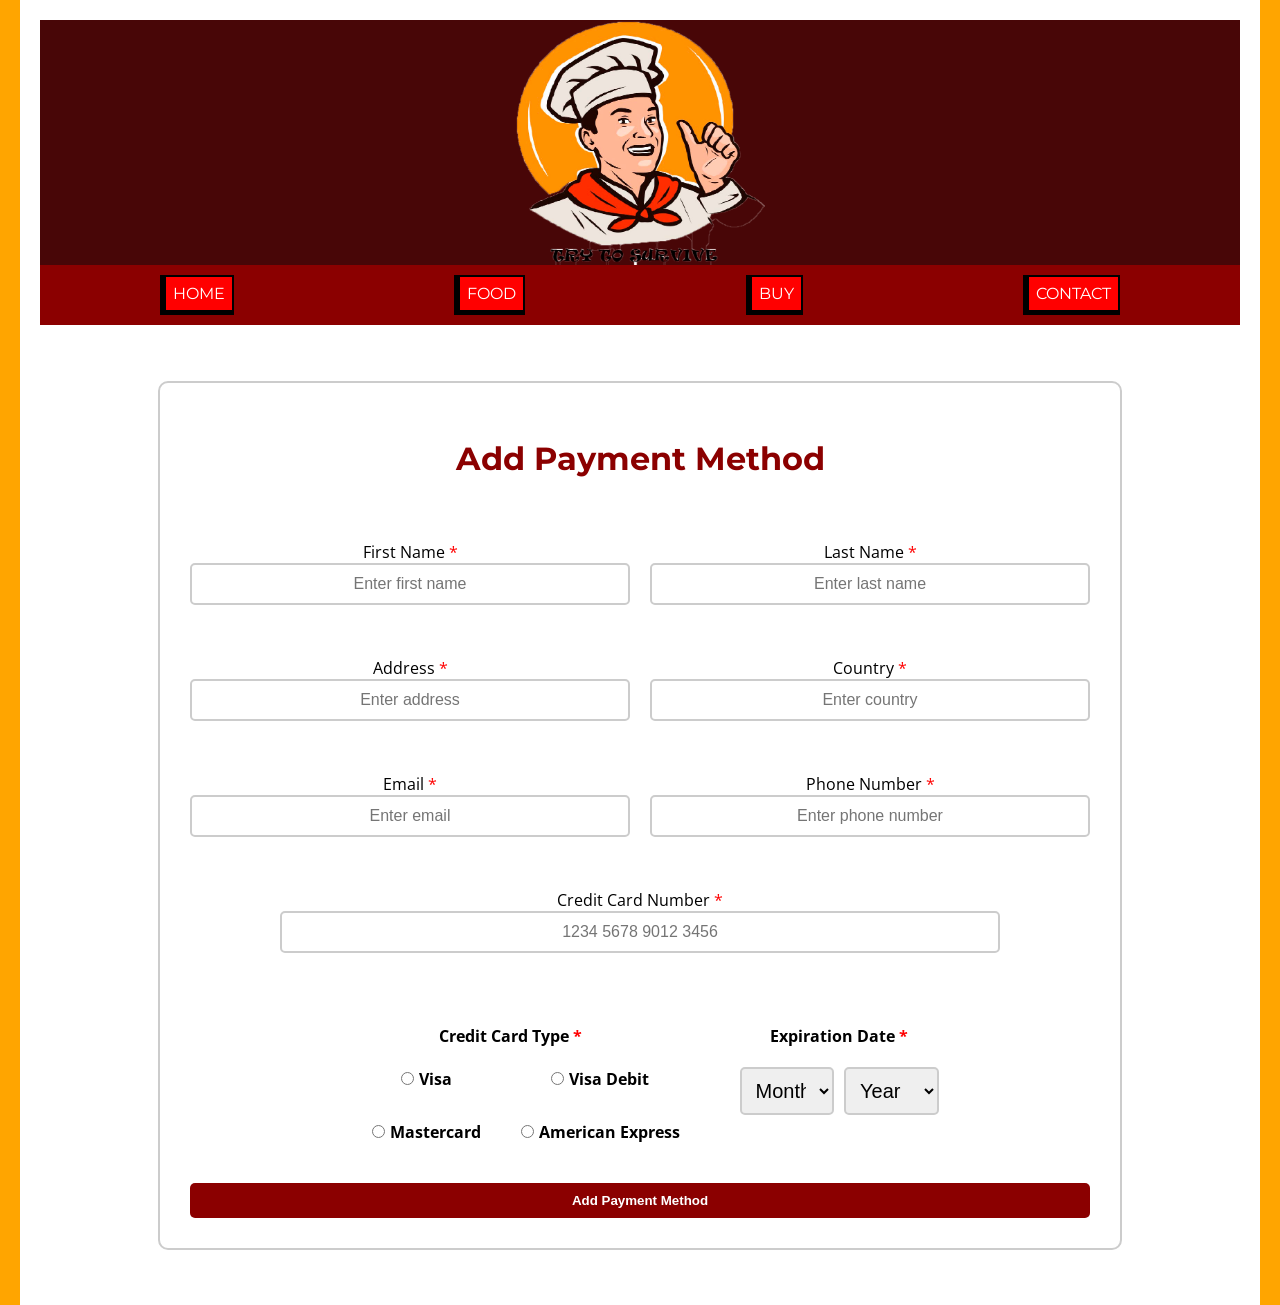
<file: docs/StrangeFood/payment.html>
<!DOCTYPE html>


<html>

	<head>
		<meta charset="UTF-8">
		<title>Strangest Food in the World - Payment</title>

		<link href="https://fonts.googleapis.com/css2?family=Montserrat:wght@600&family=Open+Sans&display=swap" rel="stylesheet">

		<link rel="stylesheet" href="css/style.css">
		
	</head>
	
	
	<body>
		<div id="page">

			<div class="toppage">
			
				<div id="logo">
					<img src="logo.png" alt="Strange food">
				</div>

				<nav>
					<a href="index.html" id="home">HOME</a>
					<a href="FOOD.html" id="food">FOOD</a>
					<a href="BUY.html" id="buy">BUY</a>
					<a href="CONTACT.html" id="contact">CONTACT</a>
				</nav>
				
			</div>

			
			
			<div class="pay">
			
				<form action="http://www.example.com/reviev.php" method="get" id="payform">
			  
					<h2>Add Payment Method</h2>

					<p class="pfn">
					
						First Name <span class="star">*</span><br>
						<input type="text" name="firstname" maxlength="100" placeholder="Enter first name" required>
					
					</p>

					<p class="pln">
					
						Last Name <span class="star">*</span><br>
						<input type="text" name="lastname" maxlength="100" placeholder="Enter last name" required>
					
					</p>

					<p class="padd">
					
						Address <span class="star">*</span><br>
						<input type="text" name="address" maxlength="100" placeholder="Enter address" required>
					  
					</p>

					<p class="pcon">
					
						Country <span class="star">*</span><br>
						<input type="text" name="country" maxlength="100" placeholder="Enter country" required>
					  
					</p>

					<p class="pema">
					
						Email <span class="star">*</span><br>
						<input type="email" name="email" maxlength="100" placeholder="Enter email" required>
					  
					</p>

					<p class="ppn">
					
						Phone Number <span class="star">*</span><br>
						<input type="text" name="phone" maxlength="100" placeholder="Enter phone number" required>
					  
					</p>
					

					<p class="cardnum-full">
					
						Credit Card Number <span class="star">*</span><br>
						<input type="text" name="cardnumber" maxlength="19" placeholder="1234 5678 9012 3456" required>
					  
					</p>

					<div class="card-details-row">
						
						<div class="cardtype">
							
							<p>Credit Card Type <span class="star">*</span></p>
							
							<div class="card-options">
							
								<label><input type="radio" name="cardtype" value="visa" required>Visa</label>
								<label><input type="radio" name="cardtype" value="visa_debit">Visa Debit</label>
								<label><input type="radio" name="cardtype" value="mastercard">Mastercard</label>
								<label><input type="radio" name="cardtype" value="amex">American Express</label>
								
							</div>
							
						</div>

						<div class="exprdate">
							
							<p>Expiration Date <span class="star">*</span></p>
							
							<div class="date-select">
							
								<select name="month" required>
								
									<option value="">Month</option>
									<option>01</option><option>02</option><option>03</option><option>04</option>
									<option>05</option><option>06</option><option>07</option><option>08</option>
									<option>09</option><option>10</option><option>11</option><option>12</option>
									
								</select>

								<select name="year" required>
								
									<option value="">Year</option>
									<option>2025</option><option>2026</option><option>2027</option>
									<option>2028</option><option>2029</option><option>2030</option>
									
								</select>
								
							</div>
							
						</div>
						
					</div>

					<input type="submit" value="Add Payment Method">
					
				</form>
			  
			</div>

		</div>
		
	</body>
	
</html>
</file>
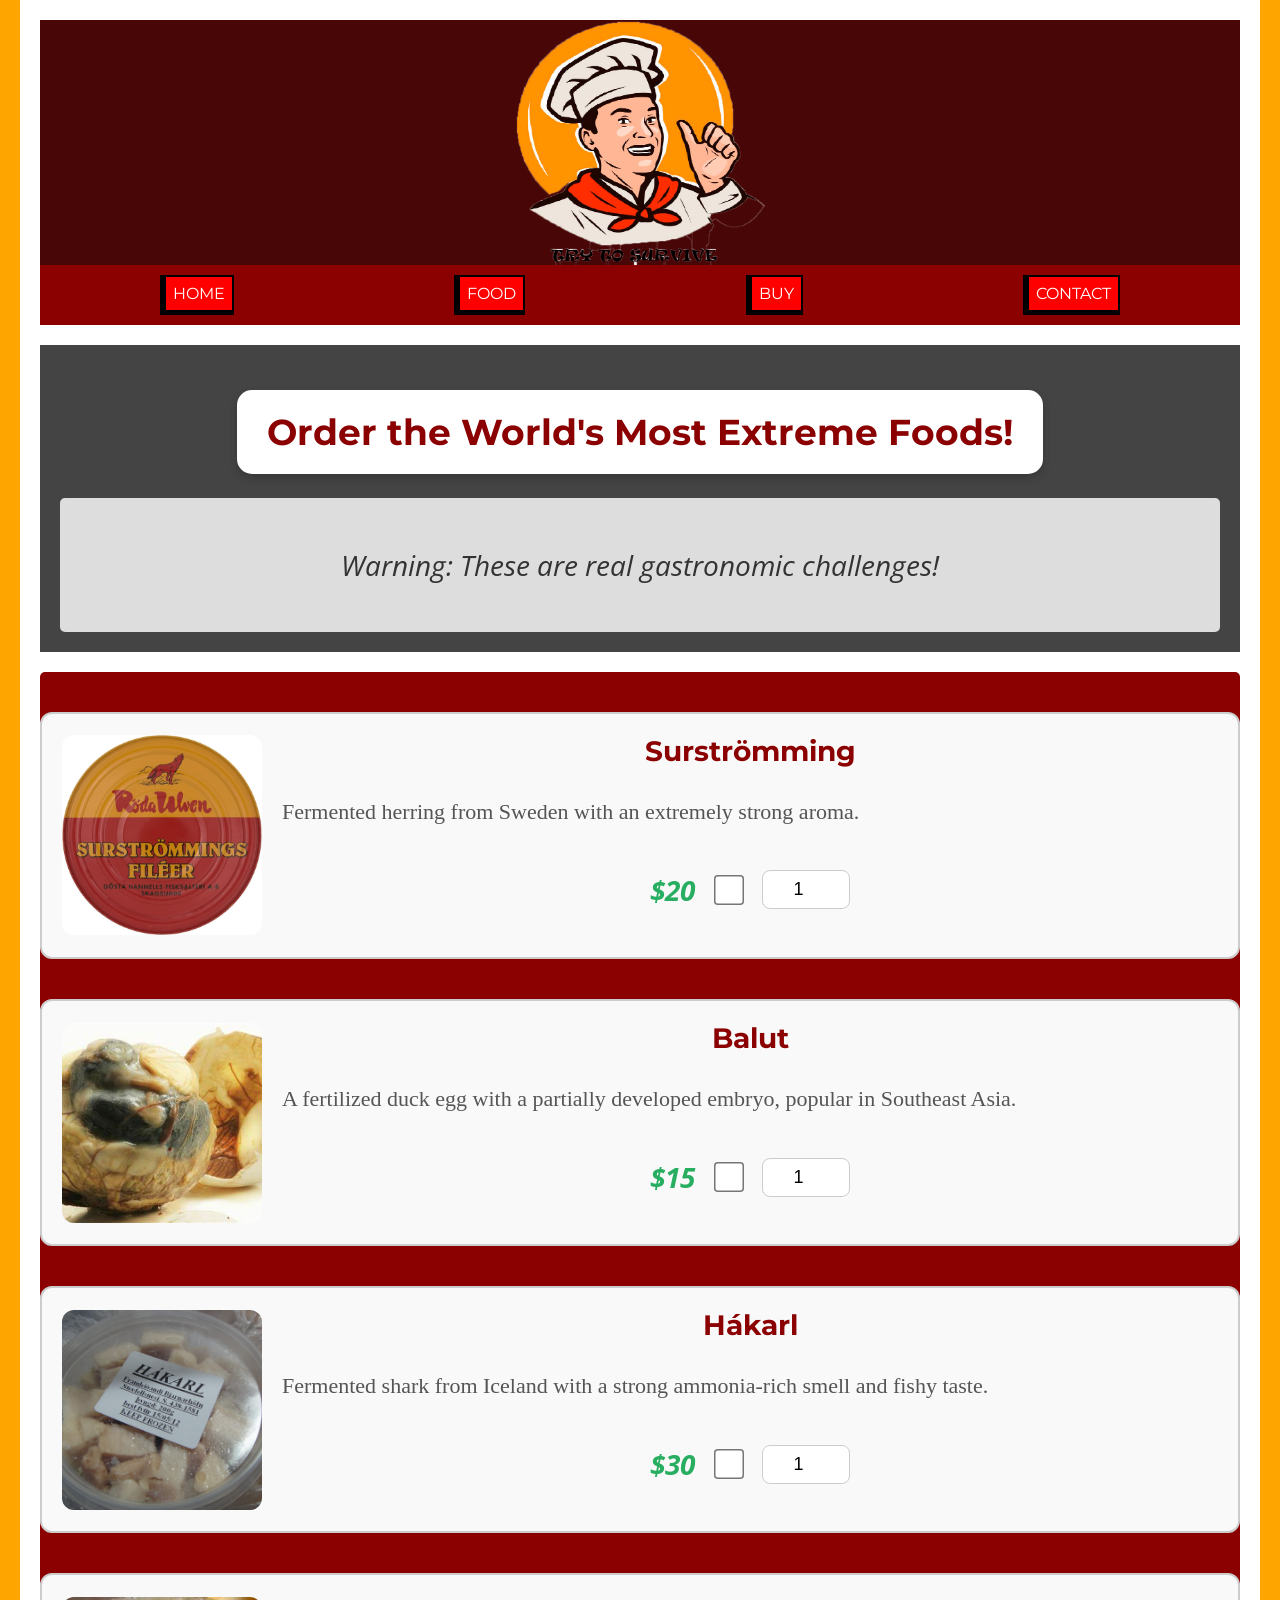
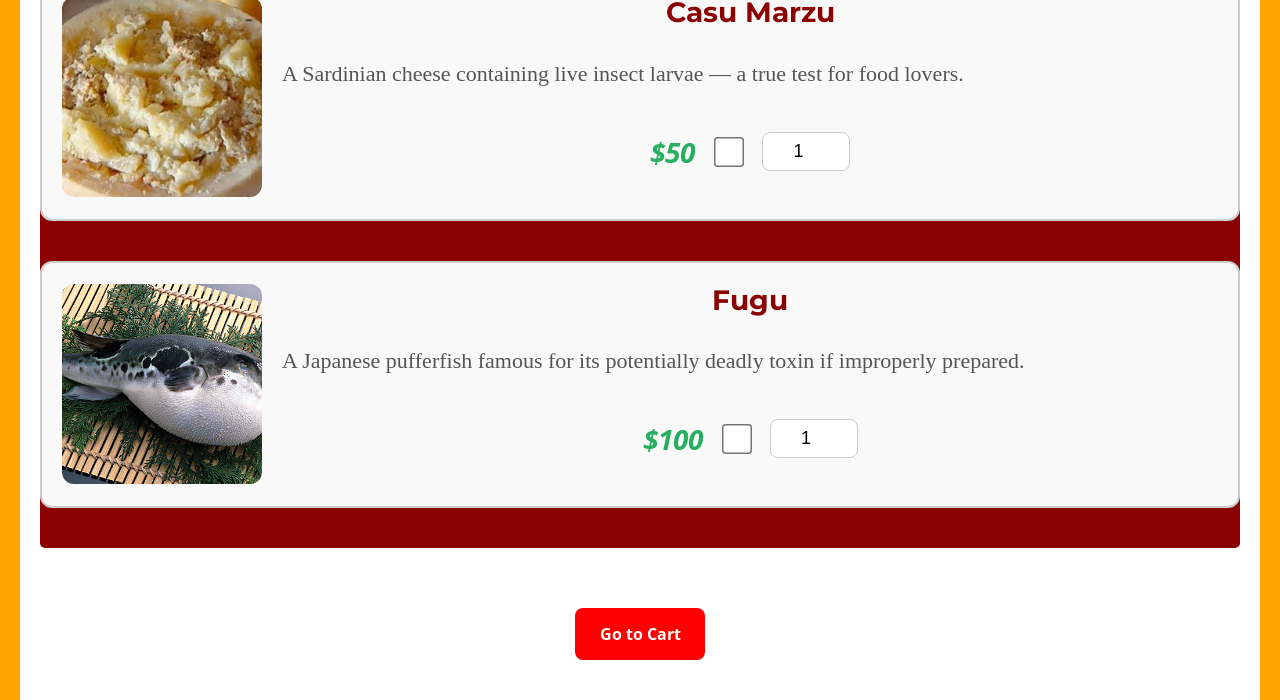
<file: Web Design/Strange Food Code/HTML/BUY.html>
<!DOCTYPE html>


<html>
	<head>
	
		<title>Strangest food in a world</title>
		
		<style>
			@import url(../css/style.css);
		</style>
		
		<link href="https://fonts.googleapis.com/css2?family=Montserrat:wght@600&family=Open+Sans&display=swap" rel="stylesheet">
	
	</head>
	
	
	<body>

		<div id ="page">
		
			<div class = "toppage">
				
				<div id="logo">
					<img src="logo.png" alt="Strange food" />
				</div>
				
				<nav>
					<a href = "HOME.html" id = "home">HOME</a></li>
					<a href = "FOOD.html" id = "food">FOOD</a></li>
					<a href = "BUY.html" id = "buy">BUY</a></li>
					<a href = "CONTACT.html" id = "contact">CONTACT</a></li>
				</nav>
				
			</div>
			
			<header>
			
				<h1 class = "buyh1">Order the World's Most Extreme Foods!</h1>
				
					<section class = "intro">
					
						<p class="subtitle">Warning: These are real gastronomic challenges!</p>
					
					</section>
				
			</header>	
			
			
			<section class="form-buy">
			
				<div class="buyform">

					<div class="product-item">
					
						<img src="Foodsite/surstromming.jpg" alt="Surströmming" class="product-image">
						
						<div class="product-info">
						
							<h2>Surströmming</h2>
							
								<p class="description">Fermented herring from Sweden with an extremely strong aroma.</p>
								
								<div class="price-and-controls">
								
								  <p class="price">$20</p>
								  <input type="checkbox" name="product1" id="product1">
								  <input type="number" class="quantity" min="1" max="10" value="1">
								  
								</div>
						</div>
					</div>


					<div class="product-item">
					
						<img src="Foodsite/balut.jpg" alt="Balut" class="product-image">
						
						<div class="product-info">
							
							<h2>Balut</h2>
							
								<p class="description">A fertilized duck egg with a partially developed embryo, popular in Southeast Asia.</p>
								
								<div class="price-and-controls">
								
									<p class="price">$15</p>
									<input type="checkbox" name="product2" id="product2">
									<input type="number" class="quantity" min="1" max="10" value="1">
									
								</div>
						</div>
						
					</div>


					<div class="product-item">
					
						<img src="Foodsite/hakarl.jpg" alt="Hákarl" class="product-image">
						
						<div class="product-info">
						
							<h2>Hákarl</h2>
						
								<p class="description">Fermented shark from Iceland with a strong ammonia-rich smell and fishy taste.</p>
						
								<div class="price-and-controls">
								
									<p class="price">$30</p>
									<input type="checkbox" name="product3" id="product3">
									<input type="number" class="quantity" min="1" max="10" value="1">
								  
								</div>
							
					    </div>
						
					</div>


					<div class="product-item">
					
						<img src="Foodsite/casu_marzu.jpg" alt="Casu Marzu" class="product-image">
					  
						<div class="product-info">
							
							<h2>Casu Marzu</h2>
							
								<p class="description">A Sardinian cheese containing live insect larvae — a true test for food lovers.</p>
								
								<div class="price-and-controls">
								
									<p class="price">$50</p>
									<input type="checkbox" name="product4" id="product4">
									<input type="number" class="quantity" min="1" max="10" value="1">
									
								</div>
						</div>
						
					</div>


					<div class="product-item">
					
						<img src="Foodsite/fugu.jpg" alt="Fugu" class="product-image">
						
						<div class="product-info">
						
							<h2>Fugu</h2>
							
								<p class="description">A Japanese pufferfish famous for its potentially deadly toxin if improperly prepared.</p>
								
								<div class="price-and-controls">
									
									<p class="price">$100</p>
									<input type="checkbox" name="product5" id="product5">
									<input type="number" class="quantity" min="1" max="10" value="1">
								
								</div>
						</div>
					</div>
					
				</div>
				
			</section>
			
			<footer>
			
				<a href="payment.html" id="cart">Go to Cart</a>
				
			</footer>
  
		</div>
		
	</body>
	
</html>
</file>
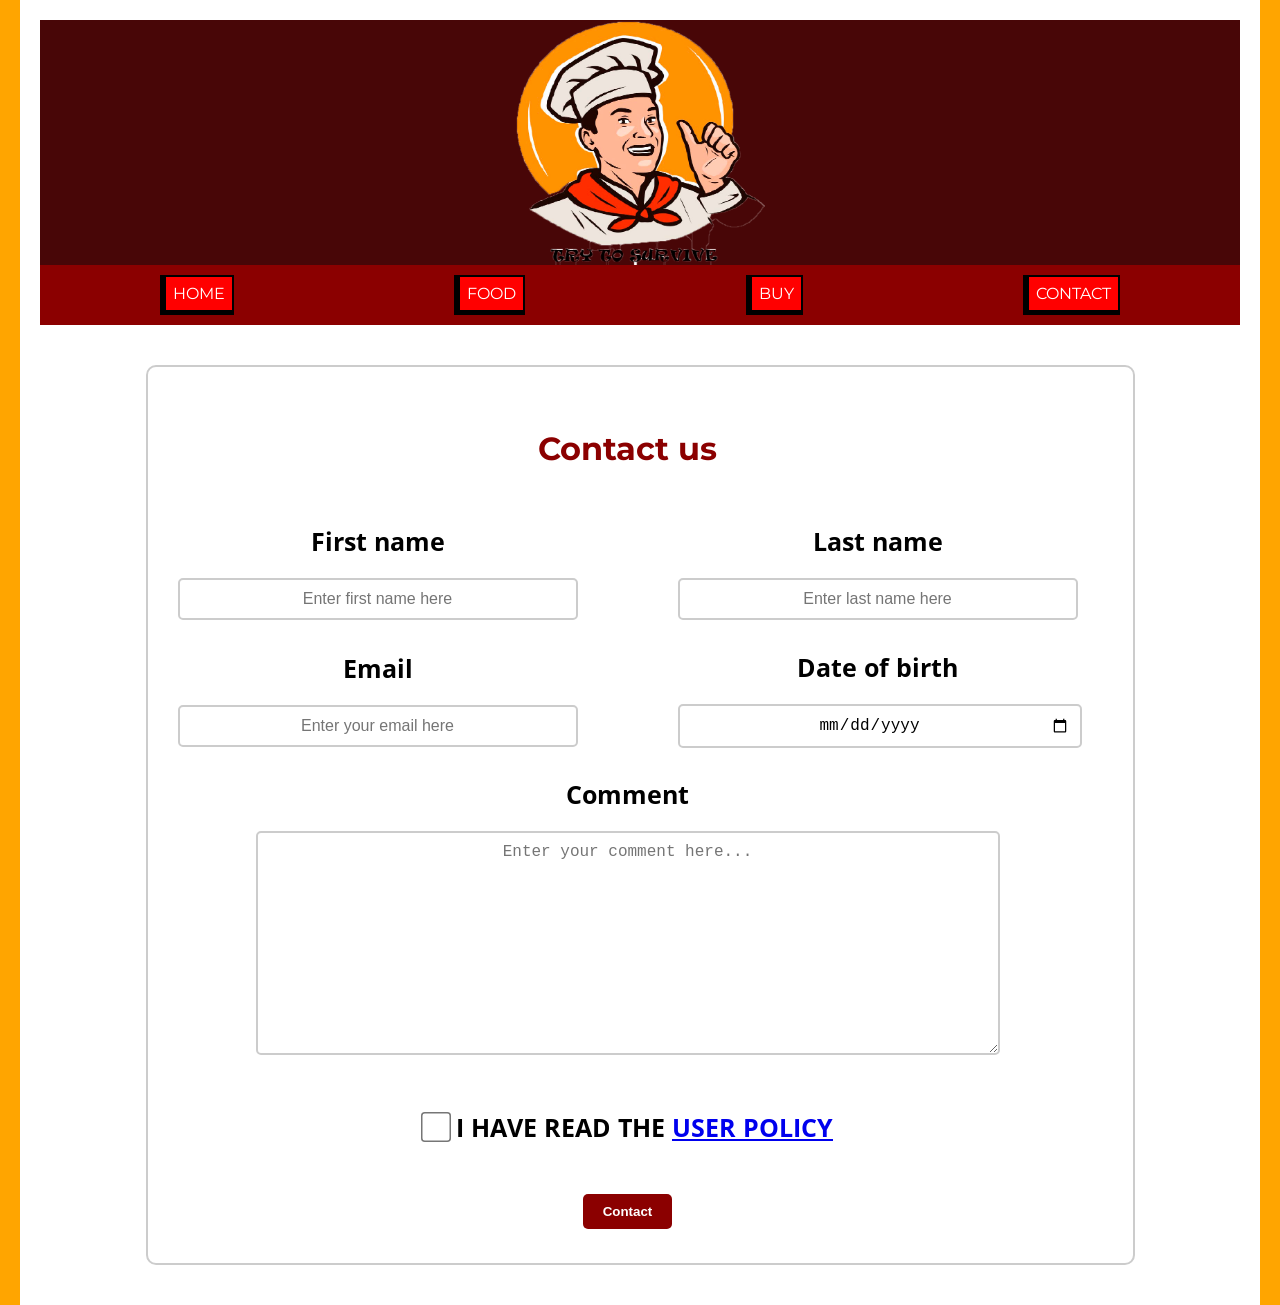
<file: Web Design/Strange Food Code/HTML/CONTACT.html>
<!DOCTYPE html>


<html>
	
	<head>
		
		<title>Strangest food in a world</title>
		
		<style>
			@import url(../css/style.css);
		</style>
		
		<link href="https://fonts.googleapis.com/css2?family=Montserrat:wght@600&family=Open+Sans&display=swap" rel="stylesheet">
	
	</head>
	
	
	<body>

		<div id="page">
			
			<div class="toppage">
				
				<div id="logo">
					<img src="logo.png" alt="Strange food" />
				</div>
		
				<nav>
					<a href="HOME.html" id="home">HOME</a>
					<a href="FOOD.html" id="food">FOOD</a>
					<a href="BUY.html" id="buy">BUY</a>
					<a href="CONTACT.html" id="contact">CONTACT</a>
				</nav>
				
			</div>


			<div class="form-contact">
			
				<form action="http://www.example.com/reviev.php" method="get" id="contactform">
		
					<h2>Contact us</h2>

						<div id="name">
						
							<label for="firstname">First name</label>
							<input type="text" name="firstname" id="firstname" placeholder="Enter first name here" required />
							
						</div>
						
						
						<div id="surename">
						
							<label for="lastname">Last name</label>
							<input type="text" name="lastname" id="lastname" placeholder="Enter last name here" required />
							
						</div>
						
						
						<div id="email">
						
							<label for="email">Email</label>
							<input type="email" name="email" id="email" placeholder="Enter your email here" required />
							
						</div>
						
						
						<div id="date">
						
							<label for="DoB">Date of birth</label>
							<input type="date" name="DoB" id="DoB" required />
							
						</div>
						
						
						<div id="comment">
						
							<label for="comments">Comment</label>
							<textarea name="comments" id="comments" rows="10" cols="50" placeholder="Enter your comment here..." required></textarea>
							
						</div>
						
						
						<div id="policy">
						
							<label for="subscribe">
								<input type="checkbox" name="subscribe" id="subscribe" required />
								I HAVE READ THE <a href="Policy.pdf">USER POLICY</a>
							</label>
							
						</div>
						
						
						<div id="submit">
						
							<input type="submit" value="Contact" />
							
						</div>
					
				</form>
				
			</div>
			
		</div>

	</body>
	
</html>
</file>
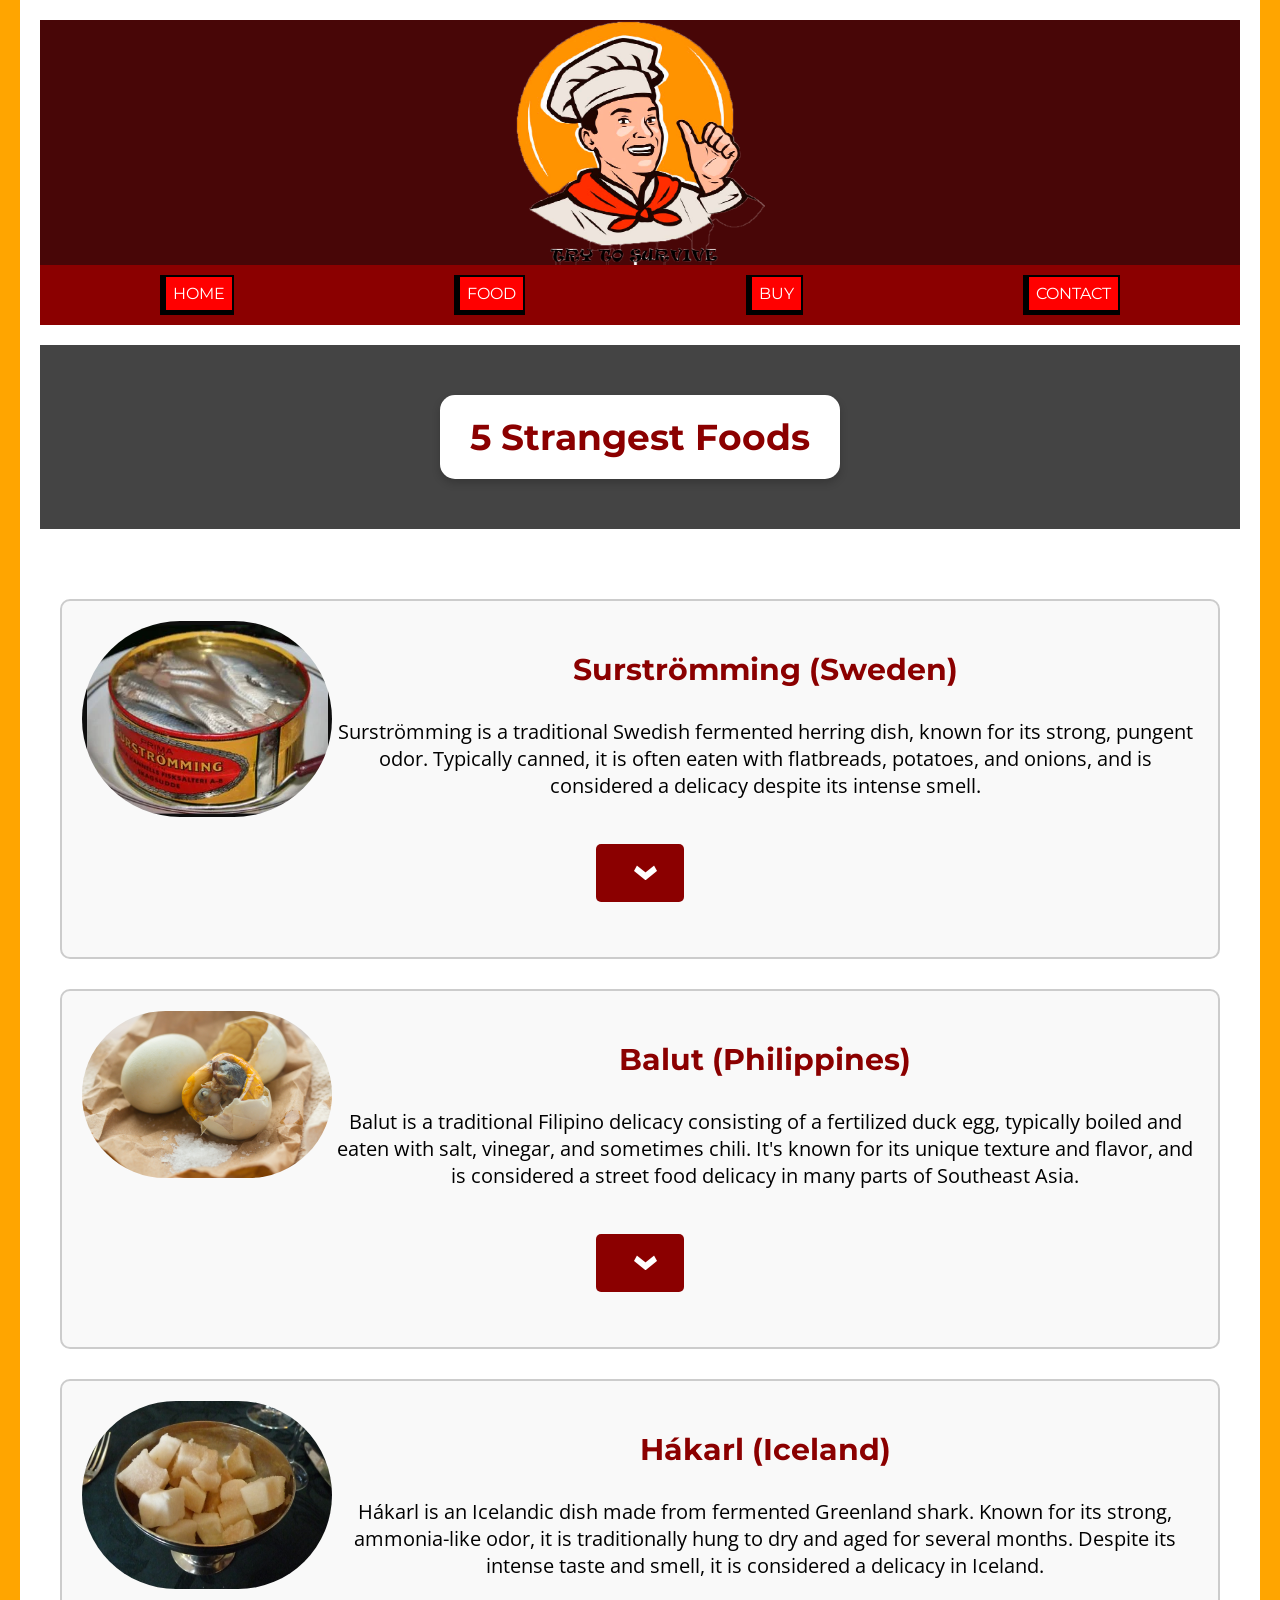
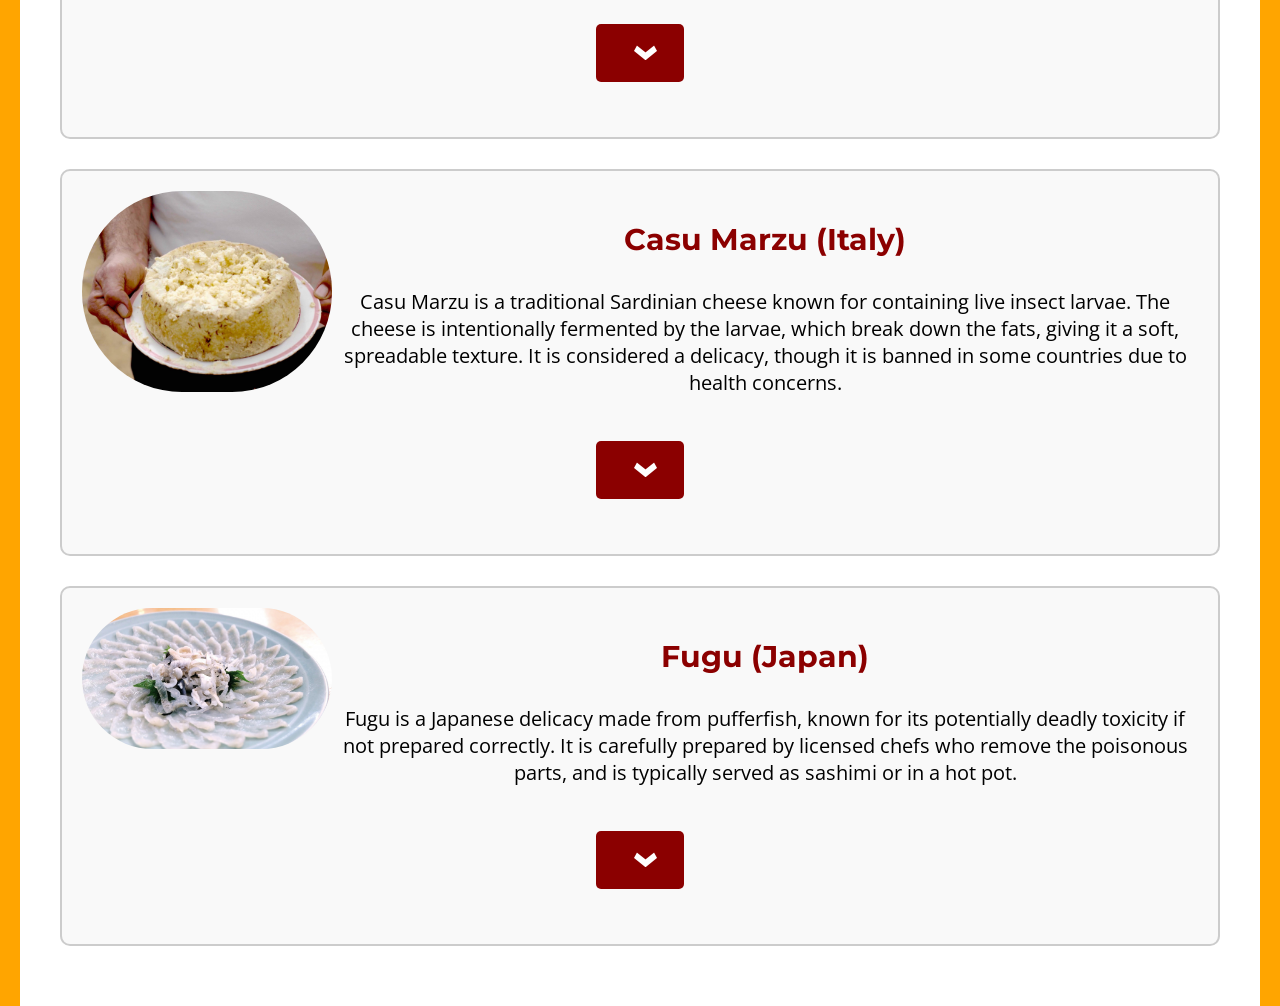
<file: Web Design/Strange Food Code/HTML/FOOD.html>
<!DOCTYPE html>


<html>

	<head>
	
		<title>Strangest Food in a World</title>
		
		<style>
			@import url(../css/style.css);
		</style>
		
		<link href="https://fonts.googleapis.com/css2?family=Montserrat:wght@600&family=Open+Sans&display=swap" rel="stylesheet">
		
	</head>

	<body>
	
		<div id="page">
		
			<div class="toppage">
			
				<div id="logo">
					<img src="logo.png" alt="Strange food" />	
				</div>

				<nav>
					<a href="HOME.html" id="home">HOME</a>
					<a href="FOOD.html" id="food">FOOD</a>
					<a href="BUY.html" id="buy">BUY</a>
					<a href="CONTACT.html" id="contact">CONTACT</a>
				</nav>
				
			</div>

			
			<header>
			
				<h2 class = "foodh2">5 Strangest Foods</h2>
				
			</header>


	
			<main class="food-grid">
			
				<div class="food-item Surstromming">
				
					<img src="Foodsite/images/surströmming .jpg" alt="Surströmming" class="food-image">
						
					<div class="food-text">
					
						<h3>Surströmming (Sweden)</h3>
						
						<p>
						
							Surströmming is a traditional Swedish fermented herring dish, known for its strong, pungent odor. Typically canned, it is often eaten 
							with flatbreads, potatoes, and onions, and is considered a delicacy despite its intense smell.
							
						</p>
						
					</div>
					
					
					<input type="checkbox" id="toggle1" class="toggle-hidden">
					
					
					<div class="hidden-text">
					
						<h2>History of Surströmming</h2>
						
							<p>
								Fermented fish has been known in Scandinavia since ancient times. The Vikings used partial fermentation to preserve fish for 
								winter. However, surströmming in its modern form appeared in the 16th century. According to legend, Swedish sailors who ran low on 
								salt had to use it sparingly to preserve their fish. As a result, the herring started fermenting, but it remained edible. When the 
								sailors returned to shore, they shared the fish with locals, who found its taste intriguing. Thus, the tradition of producing 
								surströmming was born. Industrial production began in the 19th century, and today, the product is strictly regulated by law. 
								Cans of surströmming are only sold starting from the third Thursday of August, a date celebrated in Sweden with special parties 
								and festivals dedicated to tasting this unusual delicacy.
							</p>
					
						<h2>The Fermentation Process</h2>
						
							<ul>
								<li>Young herring is caught in the Baltic Sea.</li>
								<li>Fish is salted and left to ferment for months.</li>
								<li>Lactic acid fermentation gives it a strong aroma.</li>
								<li>Stored in cans where fermentation continues.</li>
							</ul>
					
						<h2>Taste and Smell</h2>
						
							<p>
							
								Surströmming is famous for its intense smell, which many describe as a mix of rotten fish, ammonia, and hydrogen sulfide. Because of this,
								Swedes have a tradition of opening the can only outdoors or underwater to prevent the strong odor from spreading indoors. The taste 
								of surströmming is very salty, with a pronounced sourness and fermented notes. For those unaccustomed to it, the flavor can be extreme, 
								but enthusiasts appreciate its complex balance of flavors.
								
							</p>
					
						<h2>How to Eat Surströmming</h2>
						
							<p>
							
								Surströmming is rarely eaten on its own. It is traditionally paired with side dishes that soften its strong flavor:
								
									<ul>
										<li>Tunnbröd (thin, crispy or soft Swedish bread)</li>
										<li>Boiled potatoes (often the "Mandel" variety)</li>
										<li>Raw onion (red or green)</li>
										<li>Sour cream or butter</li>
										<li> Beer or aquavit (a Scandinavian strong spirit)</li>
									</ul>
									
								The most popular way to eat surströmming is in a "surströmmingsklämma", where the fish is wrapped in flatbread with potatoes, onions, 
								and butter.
								
							</p>
					
						<h2>Interesting Facts</h2>
						
							<ul>
								<li>Japan Airlines banned surströmming due to its fermentation gases.</li>
								<li>Some Swedish apartments prohibit opening cans indoors.</li>
								<li>PewDiePie filmed a viral video tasting surströmming.</li>
							</ul>
					
						<h2>Surströmming - A Challenge for the Brave</h2>
						
							<p>
							
								This Swedish delicacy is often seen as a challenge for tourists. Many record their tasting experience, capturing their reactions to the smell 
								and taste. However, for true gourmets, surströmming is a part of national culture that is worth trying at least once.
								
							</p>
							
							<p>The golden rule: <strong>open the can outdoors and get ready for an unforgettable experience!</strong></p>
					
					</div>
					
					<label for="toggle1" class="toggle-button">&#8249;</label>
						
				</div>

				
				
				<div class="food-item balut">
				
					<img src="Foodsite/images/balut.jpg" alt="Balut" class="food-image">
					
					<div class="food-text">
					
						<h3>Balut (Philippines)</h3>
						
							<p>
							
								Balut is a traditional Filipino delicacy consisting of a fertilized duck egg, typically boiled and eaten with salt, vinegar, 
								and sometimes chili. It's known for its unique texture and flavor, and is considered a street food delicacy in many parts of Southeast Asia.
							
							</p>
							
					</div>
						
						<input type="checkbox" id="toggle2" class="toggle-hidden">
						
					<div class="hidden-text">
					
						<h2>History of Balut</h2>
					
							<p>
							
								Balut traces its origins back to China, where similar fertilized eggs were consumed centuries ago. The dish was introduced to the Philippines 
								during early trade interactions with the Chinese. Over time, Filipinos adapted the dish, making it an essential part of their cuisine and street 
								food culture. Today, balut remains a popular snack, especially sold by street vendors in the evening, often accompanied by the call "Baluuuuut!" 
								as they walk through neighborhoods. It is commonly enjoyed with salt, vinegar, or chili.
							
							</p>
						
						<h2>How Balut is Made</h2>
							
							<ul>
								<li>Fresh duck eggs are incubated for 14 to 21 days.</li>
								<li>After incubation, the eggs are boiled and sold hot.</li>
								<li>Some balut varieties have a more developed embryo, while others are softer.</li>
							</ul>
						
						<h2>Taste and Texture</h2>
							
							<p>
								
								Balut has a unique combination of textures and flavors. The broth inside the egg is savory and rich, while the yolk is creamy and slightly grainy.
								The embryo itself varies in texture, depending on its development stage, with a mix of tenderness and slight chewiness. Despite its appearance, 
								many people describe balut as delicious, with a deep umami flavor, often comparing it to a richer version of a regular boiled egg.
								
							</p>
						
						<h2>How to Eat Balut</h2>
							
							<ol>
								<li>Crack the top of the shell and sip the broth inside.</li>
								<li>Peel the rest of the shell and sprinkle salt, vinegar, or chili.</li>
								<li>Eat the yolk and embryo, enjoying the textures and flavors.</li>
							</ol>
						
						<h2>Cultural Significance</h2>
							
							<ul>
								<li>Balut is believed to be an aphrodisiac and energy booster.</li>
								<li>Often consumed with beer as a street food snack.</li>
								<li>Popular in food challenges worldwide.</li>
							</ul>
						
						<h2>Interesting Facts</h2>
							
							<ul>
								<li>Vietnam has a similar dish called "hột vịt lộn".</li>
								<li>16-day balut is softer, while 21-day balut has a more developed embryo.</li>
								<li>Eating balut is often seen as a test of bravery.</li>
							</ul>
						
						<h2>Balut – A Taste of Filipino Tradition</h2>
						
							<p>
							
								While it may seem intimidating at first, balut is a dish full of tradition and flavor. Whether you’re an adventurous eater or just curious, 
								trying balut is an experience worth having. 
								Trying balut is an experience worth having. Just <strong>crack, sip, and enjoy!</strong>
							
							</p>
					</div>
							
					<label for="toggle2" class="toggle-button">&#8249;</label>
							
				</div>

				
				
				<div class="food-item hakarl">
						
					<img src="Foodsite/images/hákarl.jpg" alt="Hákarl" class="food-image">
						
					<div class="food-text">
					
							<h3>Hákarl (Iceland)</h3>
							
								<p>
								
									Hákarl is an Icelandic dish made from fermented Greenland shark. Known for its strong, ammonia-like odor, it is traditionally 
									hung to dry and aged for several months. Despite its intense taste and smell, it is considered a delicacy in Iceland.
								
								</p>
					</div>
							
						<input type="checkbox" id="toggle3" class="toggle-hidden">
							
					<div class="hidden-text">
					
						<h2>History of Hákarl</h2>
						
							<p>
							
								Hákarl is a traditional Icelandic delicacy made from Greenland shark that has been fermented and dried. It dates back to Viking times when 
								preservation methods were essential for survival in Iceland’s harsh climate. Historically, the shark meat was buried underground for weeks to 
								allow fermentation, then hung to dry for several months.
							
							</p>
					
						<h2>How Hákarl is Made</h2>
						
							<ul>
								<li>Fresh Greenland shark meat is buried in gravel or sand for 6-12 weeks.</li>
								<li>The fermentation process removes toxins naturally present in the shark.</li>
								<li>After fermentation, the meat is hung to dry for several months.</li>
								<li>Once dried, it is cut into small cubes and served.</li>
							</ul>
					
						<h2>Taste and Texture</h2>
						
							<p>
							
								Hákarl is known for its strong ammonia-rich aroma and chewy texture. The flavor is sharp, with a lingering aftertaste that is often described 
								as an acquired taste.
								
							</p>
					
						<h2>How to Eat Hákarl</h2>
						
							<ol>
								<li>Hákarl is typically cut into bite-sized cubes.</li>
								<li>It is eaten using a toothpick.</li>
								<li>It is often paired with Brennivín, a traditional Icelandic schnapps, to balance the strong taste.</li>
							</ol>
					
						<h2>Cultural Significance</h2>
					
							<ul>
								<li>Hákarl is an important part of Iceland’s culinary heritage.</li>
								<li>It is commonly served during Þorrablót, a midwinter Icelandic festival.</li>
								<li>Many visitors try hákarl as a challenge, making it one of Iceland’s most famous foods.</li>
							</ul>
					
						<h2>Interesting Facts</h2>
						
							<ul>
								<li>Greenland shark meat is toxic when fresh due to high levels of urea and trimethylamine oxide.</li>
								<li>The fermentation process makes the meat safe to eat.</li>
								<li>Hákarl is often ranked among the world's most unusual and challenging foods.</li>
							</ul>
					
						<h2>Hákarl – A True Icelandic Experience</h2>
						
							<p>Trying hákarl is a rite of passage for adventurous eaters. Will you take the challenge?</p>
					
					</div>
							
						<label for="toggle3" class="toggle-button">&#8249;</label>
							
				</div>

				
				
				<div class="food-item casu">
				
					<img src="Foodsite/images/casu-marzu.jpg" alt="Casu Marzu" class="food-image">
					
					<div class="food-text">
					
						<h3>Casu Marzu (Italy)</h3>
						
							<p>
							
								Casu Marzu is a traditional Sardinian cheese known for containing live insect larvae. The cheese is intentionally fermented by the 
								larvae, which break down the fats, giving it a soft, spreadable texture. It is considered a delicacy, though it is banned in some 
								countries due to health concerns.
								
							</p>
							
					</div>
						
						<input type="checkbox" id="toggle4" class="toggle-hidden">
						
					<div class="hidden-text">
					
						<h2>History of Casu Marzu</h2>
						
							<p>
								
								Casu Marzu, meaning "rotten cheese" in Sardinian, is one of the most controversial and unique cheeses in the world. Originating from the Italian
								island of Sardinia, this cheese has been made for centuries using traditional methods. It is considered a rare delicacy and an important part of
								Sardinian culture, passed down through generations.
							
							</p>
					
						<h2>How Casu Marzu is Made</h2>
						
							<ul>
								<li>The cheese starts as Pecorino Sardo, a sheep's milk cheese.</li>
								<li>It is left outside in a controlled environment to attract Piophila casei, also known as cheese flies.</li>
								<li>The flies lay eggs inside the cheese, which hatch into larvae.</li>
								<li>The larvae consume and break down the fats in the cheese, resulting in a soft, creamy texture.</li>
								<li>The fermentation process gives the cheese its intense aroma and strong flavor.</li>
								<li>Once matured, the cheese is typically eaten while the larvae are still alive.</li>
							</ul>
					
						<h2>Taste and Texture</h2>
						
							<p>
								
								Casu Marzu has a strong, pungent, and slightly spicy flavor, with a soft, almost liquid consistency. Some describe it as rich and intense, with a
								lingering aftertaste. The live larvae add a unique experience, as they move inside the cheese while being eaten.
							
							</p>
					
						<h2>How to Eat Casu Marzu</h2>
					
							<ol>
								<li>Traditionally served on Sardinian bread, such as pane carasau.</li>
								<li>Some people choose to remove the larvae before eating, while others consume them as part of the experience.</li>
								<li>Often paired with a strong red wine like Cannonau to balance the intense flavors.</li>
								<li>It is best eaten fresh, as refrigeration can kill the larvae and change the cheese’s texture.</li>
							</ol>
					
						<h2>Cultural Significance</h2>
						
							<ul>
								<li>Casu Marzu is deeply rooted in Sardinian heritage and is considered a symbol of local identity.</li>
								<li>It is traditionally enjoyed during weddings, festivals, and other special occasions.</li>
								<li>Despite being banned under EU food safety laws due to health concerns, it is still produced and consumed illegally within Sardinia.</li>
								<li>Many Sardinians believe the cheese has aphrodisiac properties and health benefits.</li>
							</ul>
					
						<h2>Interesting Facts</h2>
						
							<ul>
								<li>The name "Casu Marzu" translates to "rotten cheese," though its production process is controlled.</li>
								<li>The larvae can jump up to 15 cm when disturbed, so some diners wear protective glasses.</li>
								<li>It is considered one of the world’s most extreme and rarest cheeses.</li>
								<li>Only a few Sardinian families continue the traditional method of making Casu Marzu.</li>
								<li>The cheese has a high level of ammonia, contributing to its strong smell.</li>
							</ul>
					
						<h2>Casu Marzu – A Bold Sardinian Experience</h2>
						
							<p>
							
								Trying Casu Marzu is not for the faint-hearted, but it offers a glimpse into Sardinia’s deep-rooted traditions. Would you dare to taste it?
							
							</p>
					</div>
							
						<label for="toggle4" class="toggle-button">&#8249;</label>
						
				</div>



				<div class="food-item fugu">
				
					<img src="Foodsite/images/fugu.jpg" alt="Fugu" class="food-image">
					
					<div class="food-text">
					
						<h3>Fugu (Japan)</h3>
						
							<p>
								Fugu is a Japanese delicacy made from pufferfish, known for its potentially deadly toxicity if not prepared correctly.
								It is carefully prepared by licensed chefs who remove the poisonous parts, and is typically served as sashimi or in a hot pot.
								
							</p>
							
					</div>
					
					<input type="checkbox" id="toggle5" class="toggle-hidden">
						
					<div class="hidden-text">
						
						<h2>History of Fugu</h2>
				
							<p>
								Fugu, or pufferfish, has been eaten in Japan for centuries despite its highly toxic nature. The first recorded consumption dates back to the
								Heian period (794–1185), and strict regulations were later introduced during the Edo period to control its preparation. Today, only highly
								trained and licensed chefs are allowed to prepare fugu safely.
								
							</p>
			
						<h2>How Fugu is Prepared</h2>
						
							<ul>
								<li>Only specially trained chefs with a government license can legally prepare fugu.</li>
								<li>The toxic parts, including the liver, ovaries, and skin, must be carefully removed.</li>
								<li>The remaining flesh is then sliced thinly for sashimi or used in various cooked dishes.</li>
								<li>Fugu is often served raw, grilled, in hot pots, or deep-fried.</li>
							</ul>
					
						<h2>Taste and Texture</h2>
					
							<p>
							
								Fugu has a mild, slightly sweet flavor with a chewy, firm texture. When served as sashimi, it is cut into paper-thin slices and arranged in an
								elegant circular pattern.
								
							</p>
					
						<h2>How to Eat Fugu</h2>
						
							<ol>
								<li>Fugu sashimi (fugu-sashi) is often dipped in ponzu sauce for extra flavor.</li>
								<li>Fugu hot pot (fugu-chiri) is cooked with vegetables and served with dipping sauces.</li>
								<li>Fugu karaage (deep-fried fugu) is a popular crispy alternative.</li>
								<li>Some diners enjoy fugu fins served in hot sake, known as hirezake.</li>
							</ol>
					
						<h2>Cultural Significance</h2>
						
							<ul>
								<li>Fugu is considered a luxury dish in Japan and is often enjoyed on special occasions.</li>
								<li>Despite the risks, fugu is widely consumed, especially in cities like Osaka and Tokyo.</li>
								<li>Chefs must undergo years of training and pass difficult exams to receive a fugu preparation license.</li>
								<li>The preparation and sale of fugu are highly regulated by Japanese law.</li>
							</ul>
					
						<h2>Interesting Facts</h2>
						
							<ul>
								<li>Fugu contains tetrodotoxin, a poison that is 1,200 times deadlier than cyanide.</li>
								<li>The Emperor of Japan is strictly forbidden from eating fugu due to its risks.</li>
								<li>Despite its dangers, fugu poisoning cases are rare due to strict preparation standards.</li>
								<li>Wild fugu is considered more dangerous than farmed fugu, as farmed fish contain less toxin.</li>
							</ul>
					
						<h2>Fugu – A Thrill-Seeker’s Delicacy</h2>
						
							<p>
							
								Fugu is both a symbol of danger and refinement in Japanese cuisine. Would you dare to try it?
								
							</p>
						
					</div>
					
					<label for="toggle5" class="toggle-button">&#8249;</label>
						
				</div>

			</main>
			
		</div>
		
	</body>
	
</html>
</file>
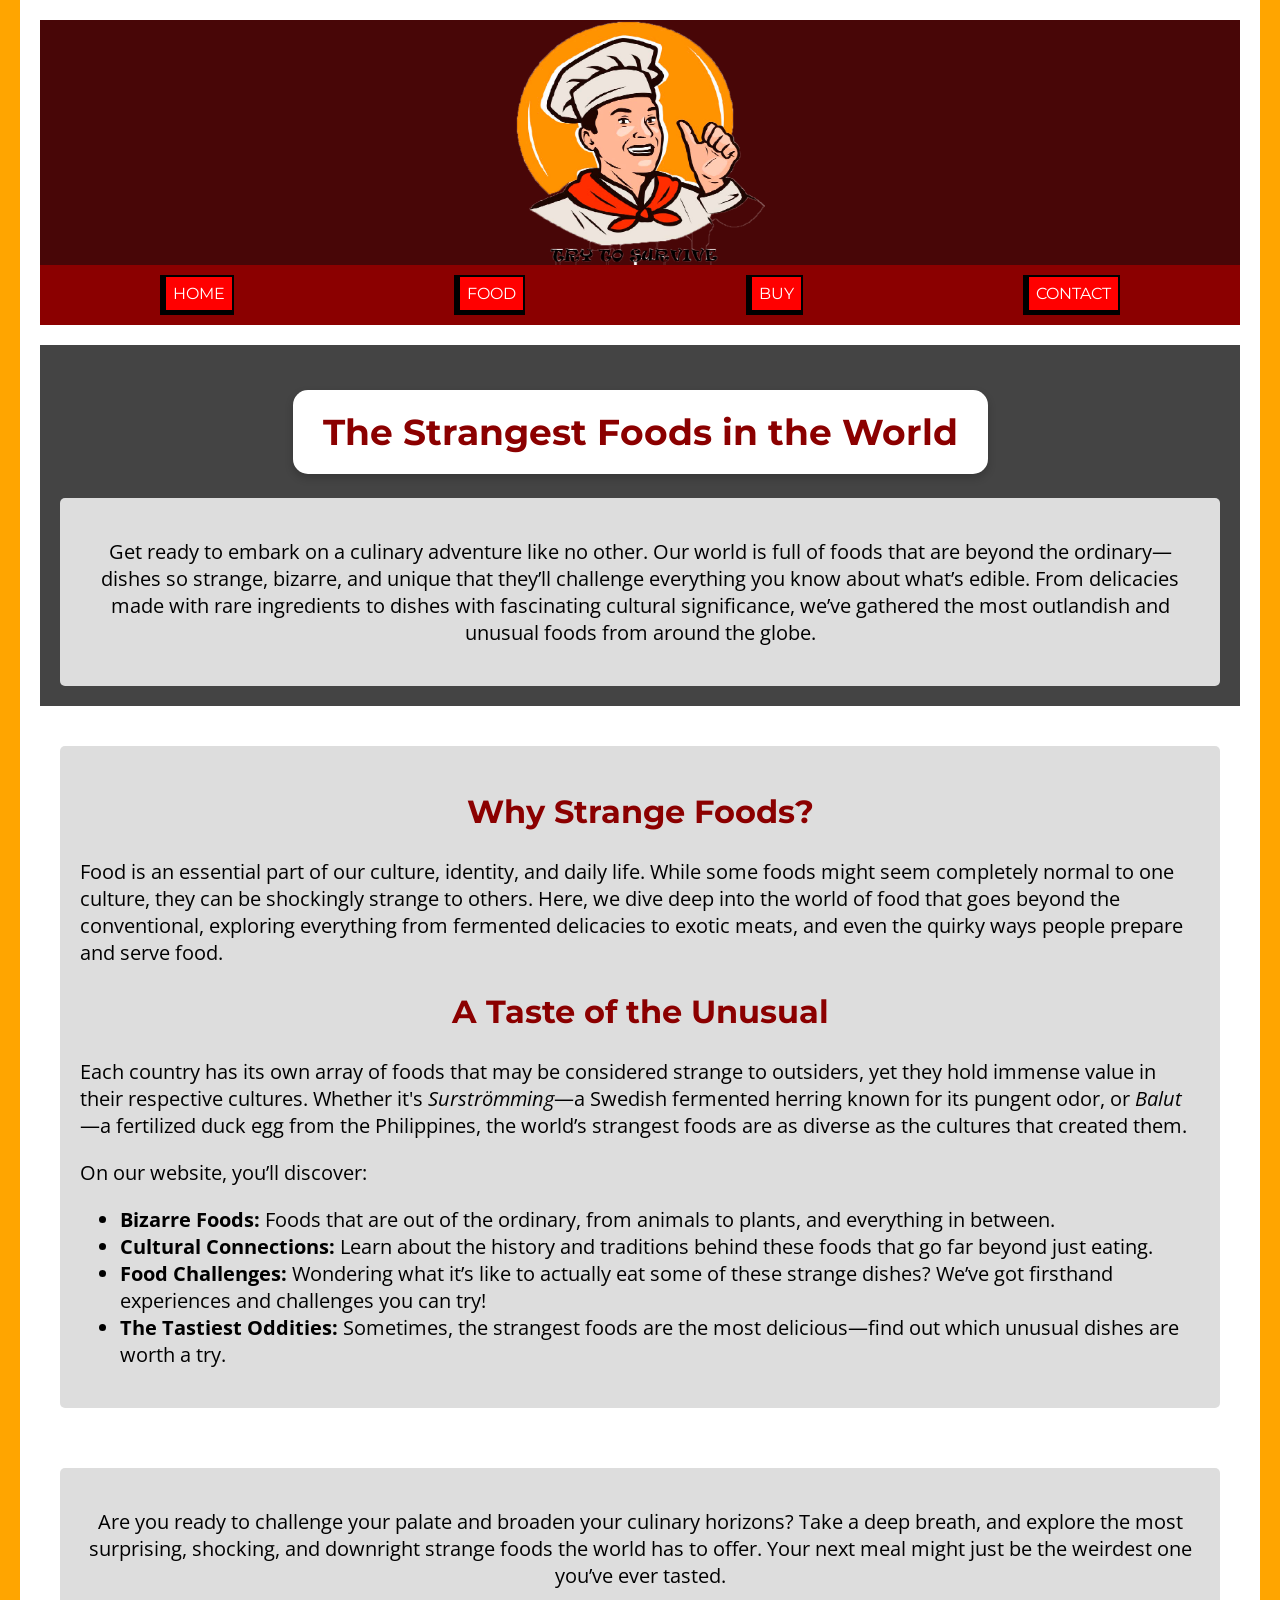
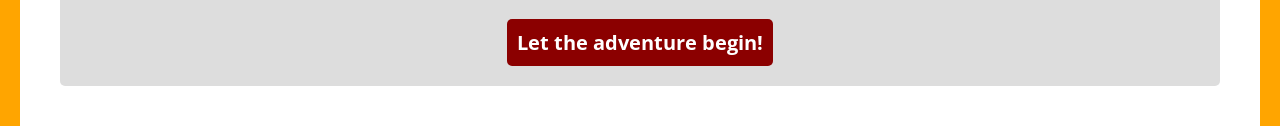
<file: Web Design/Strange Food Code/HTML/HOME.html>
<!DOCTYPE html>


<html>
	
	
	<head>
	
		<title>Strangest food in a world</title>
		
		<style>
			 @import url(../css/style.css);
		</style>
		
		<link href="https://fonts.googleapis.com/css2?family=Montserrat:wght@600&family=Open+Sans&display=swap" rel="stylesheet">
		
	</head>
	
	
	
	<body>
		
		<div id ="page">
			
			<div class="toppage">
				
				<div id="logo">
					<img src="logo.png" alt="Strange food" />
				</div>
		
				<nav>
					<a href="HOME.html" id="home">HOME</a>
					<a href="FOOD.html" id="food">FOOD</a>
					<a href="BUY.html" id="buy">BUY</a>
					<a href="CONTACT.html" id="contact">CONTACT</a>
				</nav>
				
			</div>
			
			
			<header>
				
				<h1 class = "homeh1">The Strangest Foods in the World</h1>
					
					<section class="intro">
						
						<p>
							
							Get ready to embark on a culinary adventure like no other. Our world is full of foods that are beyond the 
							ordinary—dishes so strange, bizarre, and unique that they’ll challenge everything you know about what’s edible. 
							From delicacies made with rare ingredients to dishes with fascinating cultural significance, we’ve gathered 
							the most outlandish and unusual foods from around the globe.
							
						</p>
						
					</section>
					
			</header>

			<main>
			
				<section class = "mainhome">
					
					<h2>Why Strange Foods?</h2>
						
						<p>
							Food is an essential part of our culture, identity, and daily life. While some foods might seem completely 
							normal to one culture, they can be shockingly strange to others. Here, we dive deep into the world of food that 
							goes beyond the conventional, exploring everything from fermented delicacies to exotic meats, and even the 
							quirky ways people prepare and serve food.
						
						</p>

					<h2>A Taste of the Unusual</h2>
						
						<p>
							Each country has its own array of foods that may be considered strange to outsiders, yet they hold immense 
							value in their respective cultures. Whether it's <em>Surströmming</em>—a Swedish fermented herring known for its 
							pungent odor, or <em>Balut</em>—a fertilized duck egg from the Philippines, the world’s strangest foods are as 
							diverse as the cultures that created them.
						</p>
						
						<p>On our website, you’ll discover:</p>
					
							<ul>
								<li><strong>Bizarre Foods:</strong> Foods that are out of the ordinary, from animals to plants, and everything in between.</li>
								<li><strong>Cultural Connections:</strong> Learn about the history and traditions behind these foods that go far beyond just eating.</li>
								<li><strong>Food Challenges:</strong> Wondering what it’s like to actually eat some of these strange dishes? We’ve got firsthand experiences and challenges you can try!</li>
								<li><strong>The Tastiest Oddities:</strong> Sometimes, the strangest foods are the most delicious—find out which unusual dishes are worth a try.</li>
							</ul>
					
				</section>
	
			</main>
			
			<footer>
				
				<section class="cta">
					
					<p>
						Are you ready to challenge your palate and broaden your culinary horizons? Take a deep breath, and explore the most surprising, shocking, and 
						downright strange foods the world has to offer. Your next meal might just be the weirdest one you’ve ever tasted.
						
					</p>
					
					<a href="FOOD.html">Let the adventure begin!</a>
					
				</section>
				
			</footer>
			
		</div>
		
	</body>
	
</html>
</file>
<file: docs/PawcityHome/css/style.css>

</file>
<file: docs/StrangeFood/css/style.css>
/* All  	-- 		10 	*/
/* Home  	-- 		110 */
/* Contact 	-- 		195	*/
/* Buy		--		355	*/
/* Paymant	--		500	*/
/* Food		--		660	*/
 
 
 
/*All Page*/ 
		
		body {
			font-family: 'Open Sans', sans-serif;
            margin: 0;
            padding: 0;
            display: flex;
            justify-content: center;
            background: orange;
        }
		
		h1, h2, h3, nav a {
			font-family: 'Montserrat', sans-serif;
		}

        #page {
            display: grid;
            grid-template-areas:
				
                "toppage toppage"
                "header header"
                "main main"
				"footer footer";
            grid-template-columns: 1fr 1fr;
            max-width: 1200px;
            width: 100%;
            gap: 20px;
            padding: 20px;
            background: white;
        }

        .toppage {
            grid-area: toppage;
            align-items: center;
            
        }

        #logo {
            display: flex;
            justify-content: center;
			background: #480607;
        }
		
		#logo img{
			max-width: 250px;
		}

        nav {
            display: flex;
            justify-content: space-around;
			background: darkred;
			padding: 10px;
        }

        nav a {
            text-decoration: none;
            padding: 7px;
            background: red;
            color: white;
            border: 2px solid black;
			border-bottom: 5px solid black;
			border-left: 6px solid black;
        }
		
		nav a:hover {
			background-color: green;
		}
		
		nav a:active {
			back ground-color: lightgreen;
			border: 4px solid black;
		}
		
		
	@media screen and (max-width: 800px) {
		nav {
			display: grid;
			grid-template-columns: 1fr 1fr;
			gap: 10px;
		}

		nav a {
			width: 95%;
			height: 60%;
			text-align: center;
			border: black solid 2px;
		}
		
		nav a:active {
			background-color: lightgreen;
			border: 2px solid black;
		}
	}







/*Home page*/

        header {
            grid-area: header;
            text-align: center;
            background: #444;
            color: white;
            padding: 20px;
        }

        main {
            grid-area: main;
            display: grid;
            grid-template-columns: repeat(auto-fit, minmax(300px, 1fr));
            gap: 20px;
            padding: 20px;
        }
		
		footer {
			grid-area: footer;
			display: grid;
            grid-template-columns: repeat(auto-fit, minmax(300px, 1fr));
            gap: 20px;
            padding: 20px;
		}

        section {
            background: #ddd;
            padding: 20px;
            border-radius: 5px;
        }
		
		.mainhome{
			font-size: 20px;
		}
		
		.intro{
			color: black;
			font-size: 20px;
		}
		
		.homeh1{
			text-align: center;
			font-size: 36px;
			color: darkred;
			padding: 20px 30px;
			display: inline-block;
			border-radius: 15px;
			background-color: white;
			box-shadow: 0 4px 8px rgba(0, 0, 0, 0.2);
		}

        .cta {
            text-align: center;
			font-size: 20px;
            padding: 20px;
            border-radius: 5px;
        }

        .cta a {
            color: white;
            font-weight: bold;
            text-decoration: none;
            display: inline-block;
            margin-top: 10px;
            padding: 10px;
            background: darkred;
            border-radius: 5px;
        }
		
		.cta a:hover {
			background-color: red;
		}
		
		h2 {
			text-align: center;
			color: darkred;
		}
		
	
	




/*CONtACT PAGE*/

		.form-contact {
			display: flex;
			min-height: 100vh;
			grid-area: main;
		}
		


		#contactform {
			display: grid;
			grid-template-areas:
				"h2 h2"
				"name surename"
				"email date"
				"comment comment"
				"policy policy"
				"submit submit";
			grid-template-columns: 1fr 1fr;
			gap: 20px; 
			column-gap: 100px;
			width: 100%;
			max-width: 900px;
			padding: 30px;
			margin: 0 auto; 
			text-align: center;
			align-items: center;
			border: 2px solid #ccc;
			border-radius: 10px;
			padding-right: 55px;
		}
		

		label {
			display: block;
			margin-bottom: 20px;
			font-size: 25px;
			font-weight: bold;
		}

		h2 {
			grid-area: h2;
			font-size: 40px;
		}

		#name {
			grid-area: name;
		}

		#surename {
			grid-area: surename;
		}

		#comment {
			grid-area: comment;
			text-align: center;
		}

		#email {
			grid-area: email;
		}

		#date {
			grid-area: date;
		}

		#policy {
			grid-area: policy;
		}

		#submit {
			grid-area: submit;
		}

		input[type="text"],
		input[type="email"],
		input[type="date"],
		textarea{
			width: 100%;
			padding: 10px;
			font-size: 16px;
			border: 2px solid #ccc;
			border-radius: 5px;
			text-align: center;
		}
		
		input[type="date"]{
			width: 95%;
		}

		textarea {
			resize: vertical;
			min-height: 200px;
			margin-bottom: 20px;
			width: 80%;
			margin-left: auto;
			margin-right: auto;
		}
		
		input[type="checkbox"] {
			width: 20px;
			height: 20px;
		}



		input[type="submit"] {
			grid-column: span 2;
			padding: 10px 20px;
			background-color: darkred;
			color: white;
			border: none;
			border-radius: 5px;
			cursor: pointer;
		}

	@media screen and (max-width: 800px) {
		
		#contactform {
			grid-template-columns: 1fr;
			grid-template-areas:
				"h2"
				"name"
				"surename"
				"email"
				"date"
				"comment"
				"policy"
				"submit";
			column-gap: 0;
			row-gap: 20px;
		}

		input[type="submit"] {
			grid-column: span 1;
		}
		
		textarea {
			width: 100%;
		}
		
		label {
			display: block;
			margin-bottom: 8px;
			font-size: 16px;
			font-weight: bold;
		}
		
		input[type="checkbox"] {
			width: 14px;
			height: 14px;
		}
	}






/*BUY*/


		.form-buy {
			grid-area: main;
			display: flex;
			flex-direction: column;
			align-items: center;
			padding: 40px 0;
			background: darkred;
		}

		.buyform {
			display: flex;
			flex-direction: column;
			gap: 40px;
			width: 100%;
		}

		.buyh1 {
			 text-align: center;
			font-size: 36px;
			color: darkred;
			padding: 20px 30px;
			display: inline-block;
			border-radius: 15px;
			background-color: white;
			box-shadow: 0 4px 8px rgba(0, 0, 0, 0.2);
		}

		.subtitle {
			text-align: center;
			font-size: 28px;
			color: #333;
			font-style: italic;
		}

		.product-item {
			display: flex;
			flex-wrap: wrap;
			align-items: center;
			gap: 20px;
			padding: 20px;
			border: 2px solid #ccc;
			border-radius: 12px;
			background: #f9f9f9;
			transition: transform 0.3s ease;
		}

		.product-item:hover {
			transform: scale(1.02);
		}

		.product-image {
			width: 200px;
			height: 200px;
			object-fit: cover;
			border-radius: 12px;
		}

		.product-info {
			flex: 1;
			display: flex;
			flex-direction: column;
			justify-content: space-between;
		}

		.product-info h2 {
			margin-top: 0;
			font-size: 28px;
			color: darkred;
		}

		.description {
			font-family: 'Caveat', cursive;
			font-size: 22px;
			color: #555;
			margin: 8px 0;
		}

		.price-and-controls {
			display: flex;
			align-items: center;
			justify-content: center;
			margin-top: 10px;
			gap: 20px;
		}

		.price {
			font-size: 28px;
			font-style: italic;
			font-weight: bold;
			text-transform: uppercase;
			color: #27ae60;
		}

		input[type="checkbox"] {
			transform: scale(1.5);
			cursor: pointer;
		}

		input[type="number"] {
			width: 70px;
			padding: 8px;
			font-size: 18px;
			border-radius: 8px;
			border: 1px solid #ccc;
			text-align: center;
		}

		#cart {
			display: block;
			text-align: center;
			background-color: red;
			color: white;
			text-decoration: none;
			padding: 15px;
			border-radius: 8px;
			font-weight: bold;
			transition: background-color 0.3s ease;
			margin-top: 20px;
			width: 100px;
			margin-left: auto;
			margin-right: auto;
		}

		#cart:hover {
			background-color: orange;
		}

	@media screen and (max-width: 800px) {
			.product-item {
				flex-direction: column;
				align-items: center;
				text-align: center;
			}
	}



		




/*PAYMANT FORM*/

		.pay {
		  display: flex;
		  min-height: 100vh;
		  grid-area: main;
		  align-items: center;
		  justify-content: center;
		}

		.star {
		  color: red;
		}

		#payform {
		  display: grid;
		  grid-template-areas:
			"h2 h2"
			"firstname lastname"
			"address country"
			"email phone"
			"cardnum cardnum"
			"carddet carddet"
			"submit submit";
		  grid-template-columns: 1fr 1fr;
		  gap: 20px;
		  width: 100%;
		  max-width: 900px;
		  padding: 30px;
		  border: 2px solid #ccc;
		  border-radius: 10px;
		  background-color: #fff;
		  text-align: center;
		}

		h2 {
		  grid-area: h2;
		  font-size: 32px;
		}

		.pfn { grid-area: firstname; }
		.pln { grid-area: lastname; }
		.padd { grid-area: address; }
		.pcon { grid-area: country; }
		.pema { grid-area: email; }
		.ppn { grid-area: phone; }
		.cardnum-full { grid-area: cardnum; }
		.card-details { grid-area: cardtype / cardtype / exprdate / exprdate; }
		input[type="submit"] { grid-area: submit; }

		input[type="text"],
		input[type="email"],
		select {
		  width: 100%;
		  padding: 10px;
		  font-size: 16px;
		  border: 2px solid #ccc;
		  border-radius: 5px;
		  box-sizing: border-box;
		}

		input[name="cardnumber"] {
		  width: 80%;
		  margin: 0 auto;
		}

		.card-details-row {
		  display: flex;
		  grid-area: carddet;
		  justify-content: center;
		  align-items: flex-start;
		  gap: 60px;
		  width: 100%;
		  margin-top: 20px;
		}



		.cardtype, .exprdate {
		  display: flex;
		  flex-direction: column;
		  align-items: center;
		  text-align: center;
		}

		.cardtype p, .exprdate p {
		  font-size: 16px;
		  margin-bottom: 10px;
		  font-weight: bold;
		}

		.card-options {
		  display: grid;
		  grid-template-columns: repeat(2, 1fr);
		  gap: 10px;
		  margin-top: 10px;
		}

		.card-options label {
		  font-size: 16px;
		  text-align: center;
		}

		.date-select {
		  display: flex;
		  gap: 10px;
		  margin-top: 10px;
		}

		.date-select select {
		  font-size: 20px;
		}

		input[type="radio"] {
		  margin:5px;
		}

		input[type="submit"] {
		  padding: 10px 20px;
		  background-color: darkred;
		  color: white;
		  border: none;
		  border-radius: 5px;
		  cursor: pointer;
		  font-weight: bold;
		}

		input[type="submit"]:hover {
		  background-color: red;
		}





	@media screen and (max-width: 800px) {
		  #payform {
			grid-template-columns: 1fr;
			grid-template-areas:
			  "h2"
			  "firstname"
			  "lastname"
			  "address"
			  "country"
			  "email"
			  "phone"
			  "cardnum"
			  "carddet"
			  "exprdate"
			  "submit";
		  }
	}








/* FOOD */

		.food-grid {
			grid-area: main;
			display: grid;
			grid-template-areas:
				"h2"
				"sur"
				"balut"
				"hak"
				"casu"
				"fugu";
			gap: 30px;
			padding: 20px;
		}

		.food-item {
			display: grid;
			grid-template-areas:
				"image text"
				"hidden hidden"
				"button button";
			grid-template-columns: 200px 1fr;
			background: #f9f9f9;
			border: 2px solid #ccc;
			border-radius: 10px;
			overflow: hidden;
			padding: 20px;
			position: relative;
		}

		.food-image {
			grid-area: image;
			width: 100%;
			min-width: 250px;
			height: auto;
			border-radius: 100px;
		}

		.food-text {
			grid-area: text;
			padding-left: 50px;
			text-align: center;
			font-size: 20px;
		}

		.foodh2{
			text-align: center;
			font-size: 36px;
			color: darkred;
			padding: 20px 30px;
			display: inline-block;
			border-radius: 15px;
			background-color: white;
			box-shadow: 0 4px 8px rgba(0, 0, 0, 0.2);
		}

		h3 {
			font-size: 30px;
			color: darkred;
		}
		.toggle-hidden {
			display: none;
		}

		.hidden-text {
			grid-area: hidden;
			max-height: 0;
			overflow: hidden;
			transition: max-height 0.5s ease, padding 0.5s ease;
			background: #eee;
			margin-top: 10px;
			border-radius: 5px;
			padding: 0 10px;
			font-size: 20px;
			font-family: 'Caveat', cursive;
		}

		.hidden-text h2 {
			font-family: 'Cinzel', serif;
			font-size: 30px;
			font-weight: bold;
			text-align: center;
			margin-top: 20px;
			margin-bottom: 10px;
			color: darkred;
		}

		.hidden-text ul {
			list-style: none;
			padding-left: 0;
		}

		.hidden-text ul li {
			position: relative;
			padding-left: 25px;
			margin-bottom: 8px;
		}

		.hidden-text ul li::before {
			content: "🍖";
			position: absolute;
			left: 0;
			top: 0;
			color: purple;
			font-size: 18px;
		}

		.hidden-text ol {
			list-style-type: upper-roman;
			font-size: 20px;
			padding-left: 35px;
		}
		
		.hidden-text ol li::marker {
		  color: red;
		  font-weight: bold;
		}
		
		.toggle-hidden:checked ~ .hidden-text {
			max-height: 10000px;
			padding: 20px;
		}

		.toggle-button {
			grid-area: button;
			background: darkred;
			color: white;
			padding: 10px 20px;
			border-radius: 5px;
			text-align: center;
			cursor: pointer;
			transition: transform 0.3s ease, margin-top 0.3s ease;
			transform: rotate(270deg);
			font-size: 50px;
			margin-left: auto;
			margin-right: auto;
		}



		.toggle-hidden:checked ~ .hidden-text ~ .toggle-button {
			transform: rotate(90deg);
		}

		.toggle-button:hover{
			background-color: red;
		}

		.Surstromming {
			grid-area: sur;
		}

		.balut {
			grid-area: balut;
		}

		.hakarl {
			grid-area: hak;
		}

		.casu {
			grid-area: casu;
		}

		.fugu {
			grid-area: fugu;
		}


	@media (max-width: 800px) {
			.food-item {
				grid-template-areas:
					"image"
					"text"
					"hidden"
					"button";
				grid-template-columns: 1fr;
			}

			.food-image {
				width: 100%;
			}

			.food-text {
				text-align: center;
			}
	}
</file>
